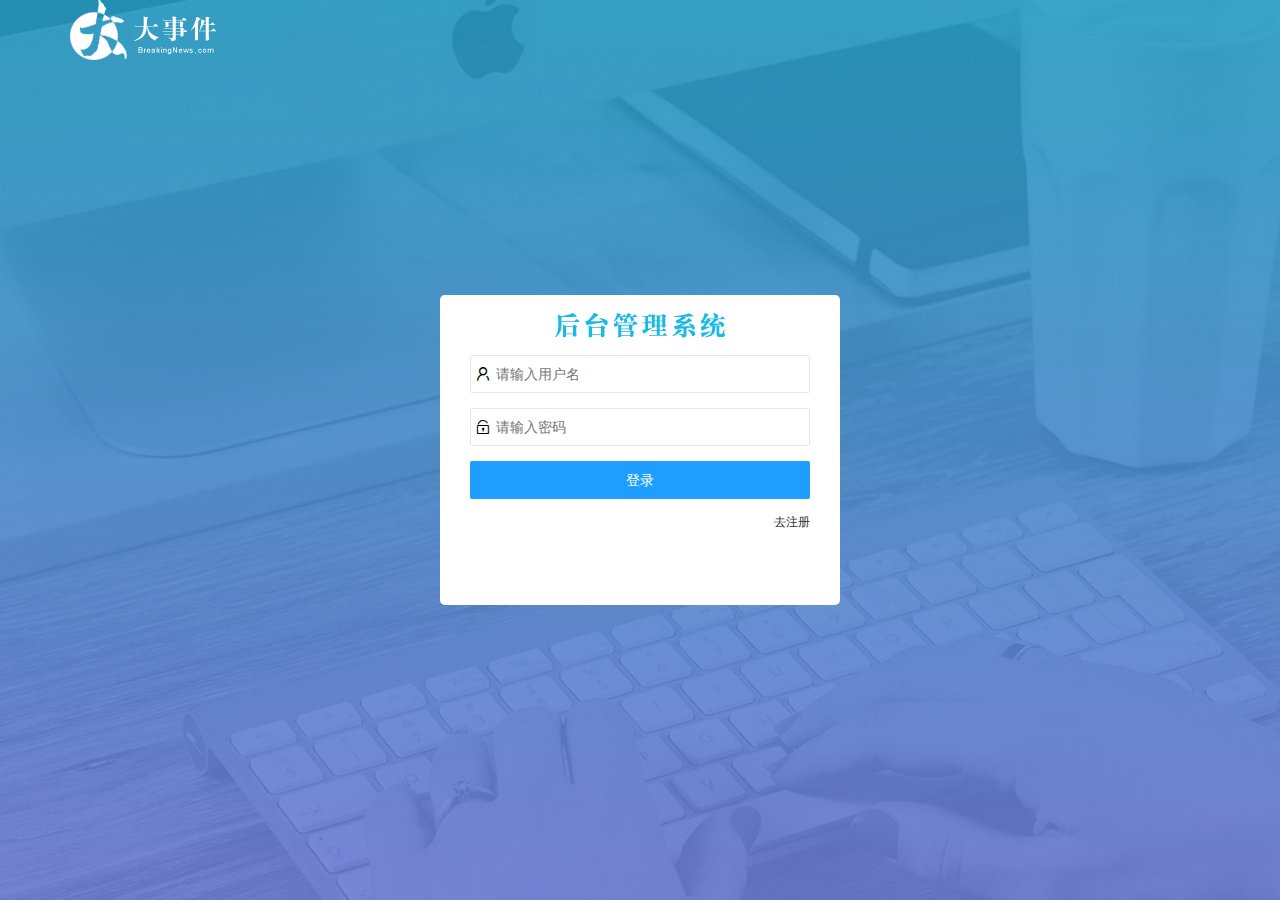
<file: login.html>
<!DOCTYPE html>
<html lang="en">

<head>
    <meta charset="UTF-8">
    <meta name="viewport" content="width=device-width, initial-scale=1.0">
    <title>注册登录</title>
    <link rel="stylesheet" href="/assets/lib/layui/css/layui.css">
    <link rel="stylesheet" href="/assets/css/login.css">
    <script src="./assets/lib/layui/layui.all.js"></script>
</head>

<body>

    <div class="layui-main">
        <img src="/assets/images/logo.png" alt="">
    </div>
    <div class="loginReg_Box">
        <div class="title_box">
        </div>

        <!-- 登录 -->
        <form class="login_form layui-form" action="" id="login_form">
            <div class="layui-form-item">
                <i class="layui-icon layui-icon-username"></i>
                <input type="text" name="username" required lay-verify="required" placeholder="请输入用户名"
                    autocomplete="off" class="layui-input">
            </div>
            <div class="layui-form-item">
                <i class="layui-icon layui-icon-password"></i>
                <input type="password" name="password" required lay-verify="required|pwd" placeholder="请输入密码"
                    autocomplete="off" class="layui-input">
            </div>
            <div class="layui-form-item">
                <button class="layui-btn  layui-btn-fluid layui-btn-normal" lay-submit>登录</button>
            </div>
            <div class="layui-form-item links">
                <a href="javascript:;" id="toReg">去注册</a>
            </div>

        </form>

        <!-- 注册 -->
        <form class="reg_form layui-form" action="" id="reg_form">
            <div class="layui-form-item">
                <i class="layui-icon layui-icon-username"></i>
                <input type="text" name="username" required lay-verify="required" placeholder="请输入用户名"
                    autocomplete="off" class="layui-input">
            </div>


            <div class="layui-form-item">
                <i class="layui-icon layui-icon-password"></i>
                <input type="password" name="password" required lay-verify="required|pwd" placeholder="请输入密码"
                    autocomplete="off" class="layui-input">
            </div>
            <div class="layui-form-item">
                <i class="layui-icon layui-icon-password"></i>
                <input type="password" name="repassword" required lay-verify="required|pwd|repwd" placeholder="再次确认密码"
                    autocomplete="off" class="layui-input">
            </div>


            <div class="layui-form-item">
                <button class="layui-btn  layui-btn-fluid layui-btn-normal" lay-submit>注册</button>
            </div>
            <div class="layui-form-item links">
                <a href="javascript:;" id="toLogin">去登录</a>
            </div>

        </form>
    </div>

    <script src="/assets/lib/jquery.js"></script>
    <script src="./assets/js/ajaxPrefilter.js"></script>
    <script src="./assets/js/login.js"></script>
</body>

</html>
</file>
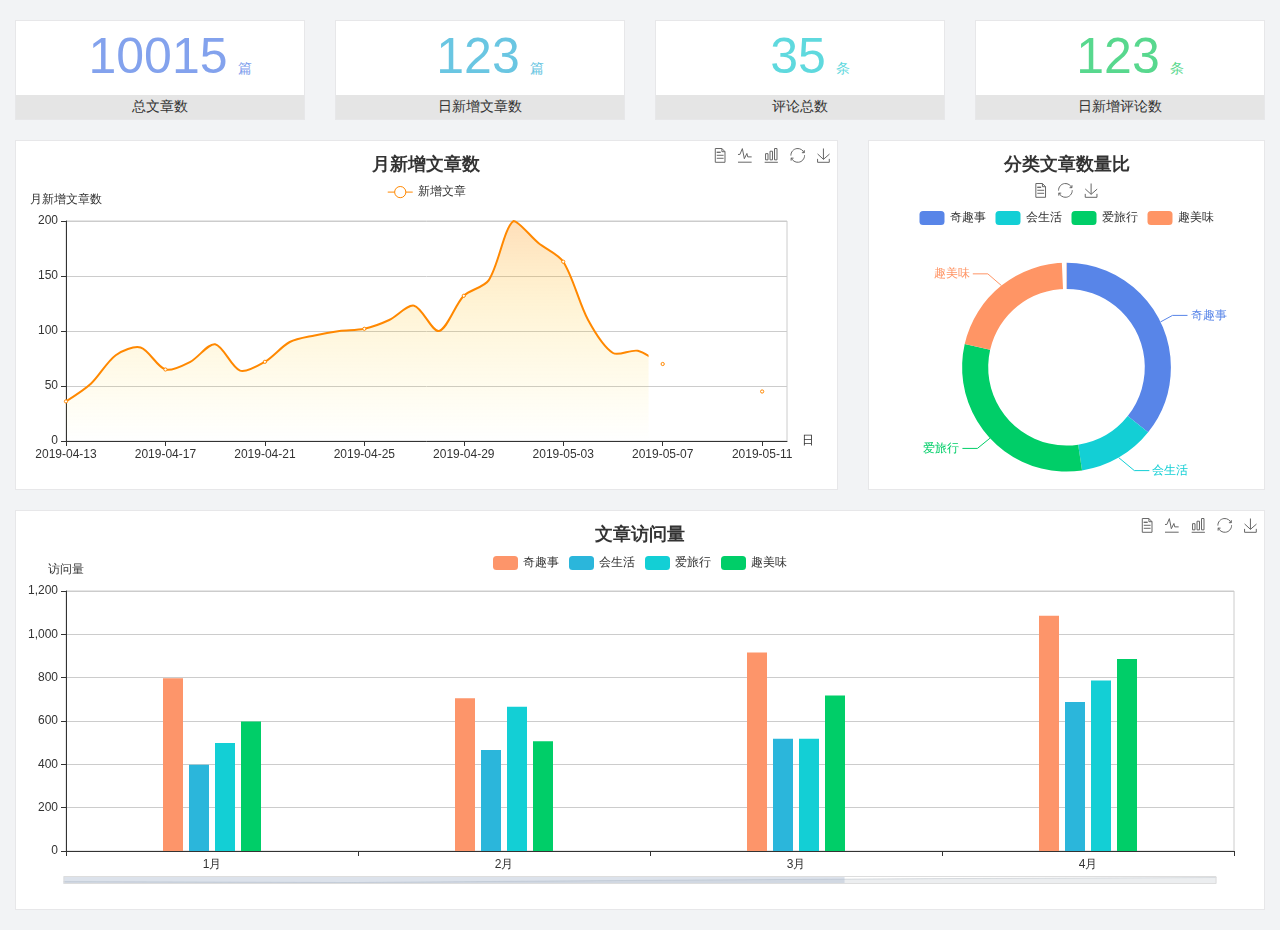
<file: home/dashboard.html>
<!DOCTYPE html>
<html lang="en">

<head>
  <meta charset="UTF-8">
  <meta name="viewport" content="width=device-width, initial-scale=1.0">
  <meta http-equiv="X-UA-Compatible" content="ie=edge">
  <title>图表统计</title>
  <link rel="stylesheet" href="../../assets/lib/bootstrap.css" />
  <link rel="stylesheet" href="../../assets/lib/main.css" />
  <script src="../../assets/lib/jquery.js"></script>
  <script type="text/javascript" src="../../assets/lib/echarts.min.js"></script>
</head>

<body>
  <div class="container-fluid">
    <div class="row spannel_list">
      <div class="col-sm-3 col-xs-6">
        <div class="spannel">
          <em>10015</em><span>篇</span>
          <b>总文章数</b>
        </div>
      </div>
      <div class="col-sm-3 col-xs-6">
        <div class="spannel scolor01">
          <em>123</em><span>篇</span>
          <b>日新增文章数</b>
        </div>
      </div>
      <div class="col-sm-3 col-xs-6">
        <div class="spannel scolor02">
          <em>35</em><span>条</span>
          <b>评论总数</b>
        </div>
      </div>
      <div class="col-sm-3 col-xs-6">
        <div class="spannel scolor03">
          <em>123</em><span>条</span>
          <b>日新增评论数</b>
        </div>
      </div>
    </div>
  </div>

  <div class="container-fluid">
    <div class="row curve-pie">
      <div class="col-lg-8 col-md-8">
        <div class="gragh_pannel" id="curve_show"></div>
      </div>
      <div class="col-lg-4 col-md-4">
        <div class="gragh_pannel" id="pie_show"></div>
      </div>
    </div>
  </div>

  <div class="container-fluid">
    <div class="column_pannel" id="column_show"></div>
  </div>

  <script>
    var oChart = echarts.init(document.getElementById('curve_show'));
    var aList_all = [
      { 'count': 36, 'date': '2019-04-13' },
      { 'count': 52, 'date': '2019-04-14' },
      { 'count': 78, 'date': '2019-04-15' },
      { 'count': 85, 'date': '2019-04-16' },
      { 'count': 65, 'date': '2019-04-17' },
      { 'count': 72, 'date': '2019-04-18' },
      { 'count': 88, 'date': '2019-04-19' },
      { 'count': 64, 'date': '2019-04-20' },
      { 'count': 72, 'date': '2019-04-21' },
      { 'count': 90, 'date': '2019-04-22' },
      { 'count': 96, 'date': '2019-04-23' },
      { 'count': 100, 'date': '2019-04-24' },
      { 'count': 102, 'date': '2019-04-25' },
      { 'count': 110, 'date': '2019-04-26' },
      { 'count': 123, 'date': '2019-04-27' },
      { 'count': 100, 'date': '2019-04-28' },
      { 'count': 132, 'date': '2019-04-29' },
      { 'count': 146, 'date': '2019-04-30' },
      { 'count': 200, 'date': '2019-05-01' },
      { 'count': 180, 'date': '2019-05-02' },
      { 'count': 163, 'date': '2019-05-03' },
      { 'count': 110, 'date': '2019-05-04' },
      { 'count': 80, 'date': '2019-05-05' },
      { 'count': 82, 'date': '2019-05-06' },
      { 'count': 70, 'date': '2019-05-07' },
      { 'count': 65, 'date': '2019-05-08' },
      { 'count': 54, 'date': '2019-05-09' },
      { 'count': 40, 'date': '2019-05-10' },
      { 'count': 45, 'date': '2019-05-11' },
      { 'count': 38, 'date': '2019-05-12' },
    ];

    let aCount = [];
    let aDate = [];

    for (var i = 0; i < aList_all.length; i++) {
      aCount.push(aList_all[i].count);
      aDate.push(aList_all[i].date);
    }

    var chartopt = {
      title: {
        text: '月新增文章数',
        left: 'center',
        top: '10'
      },
      tooltip: {
        trigger: 'axis'
      },
      legend: {
        data: ['新增文章'],
        top: '40'
      },
      toolbox: {
        show: true,
        feature: {
          mark: { show: true },
          dataView: { show: true, readOnly: false },
          magicType: { show: true, type: ['line', 'bar'] },
          restore: { show: true },
          saveAsImage: { show: true }
        }
      },
      calculable: true,
      xAxis: [
        {
          name: '日',
          type: 'category',
          boundaryGap: false,
          data: aDate
        }
      ],
      yAxis: [
        {
          name: '月新增文章数',
          type: 'value'
        }
      ],
      series: [
        {
          name: '新增文章',
          type: 'line',
          smooth: true,
          itemStyle: { normal: { areaStyle: { type: 'default' }, color: '#f80' }, lineStyle: { color: '#f80' } },
          data: aCount
        }],
      areaStyle: {
        normal: {
          color: new echarts.graphic.LinearGradient(0, 0, 0, 1, [{
            offset: 0,
            color: 'rgba(255,136,0,0.39)'
          }, {
            offset: .34,
            color: 'rgba(255,180,0,0.25)'
          }, {
            offset: 1,
            color: 'rgba(255,222,0,0.00)'
          }])

        }
      },
      grid: {
        show: true,
        x: 50,
        x2: 50,
        y: 80,
        height: 220
      }
    };

    oChart.setOption(chartopt);


    var oPie = echarts.init(document.getElementById('pie_show'));
    var oPieopt =
    {
      title: {
        top: 10,
        text: '分类文章数量比',
        x: 'center'
      },
      tooltip: {
        trigger: 'item',
        formatter: "{a} <br/>{b} : {c} ({d}%)"
      },
      color: ['#5885e8', '#13cfd5', '#00ce68', '#ff9565'],
      legend: {
        x: 'center',
        top: 65,
        data: ['奇趣事', '会生活', '爱旅行', '趣美味']
      },
      toolbox: {
        show: true,
        x: 'center',
        top: 35,
        feature: {
          mark: { show: true },
          dataView: { show: true, readOnly: false },
          magicType: {
            show: true,
            type: ['pie', 'funnel'],
            option: {
              funnel: {
                x: '25%',
                width: '50%',
                funnelAlign: 'left',
                max: 1548
              }
            }
          },
          restore: { show: true },
          saveAsImage: { show: true }
        }
      },
      calculable: true,
      series: [
        {
          name: '访问来源',
          type: 'pie',
          radius: ['45%', '60%'],
          center: ['50%', '65%'],
          data: [
            { value: 300, name: '奇趣事' },
            { value: 100, name: '会生活' },
            { value: 260, name: '爱旅行' },
            { value: 180, name: '趣美味' }
          ]
        }
      ]
    };
    oPie.setOption(oPieopt);



    var oColumn = this.echarts.init(document.getElementById('column_show'));
    var oColumnopt =
    {
      title: {
        text: '文章访问量',
        left: 'center',
        top: '10'
      },
      tooltip: {
        trigger: 'axis'
      },
      legend: {
        data: ['奇趣事', '会生活', '爱旅行', '趣美味'],
        top: '40'
      },
      toolbox: {
        show: true,
        feature: {
          mark: { show: true },
          dataView: { show: true, readOnly: false },
          magicType: { show: true, type: ['line', 'bar'] },
          restore: { show: true },
          saveAsImage: { show: true }
        }
      },
      calculable: true,
      xAxis: [
        {
          type: 'category',
          data: ['1月', '2月', '3月', '4月', '5月']
        }
      ],
      yAxis: [
        {
          name: '访问量',
          type: 'value'
        }
      ],
      series: [
        {
          name: '奇趣事',
          type: 'bar',
          barWidth: 20,
          itemStyle: {
            normal: { areaStyle: { type: 'default' }, color: '#fd956a' }
          },
          data: [800, 708, 920, 1090, 1200]
        },
        {
          name: '会生活',
          type: 'bar',
          barWidth: 20,
          itemStyle: {
            normal: { areaStyle: { type: 'default' }, color: '#2bb6db' }
          },
          data: [400, 468, 520, 690, 800]
        },
        {
          name: '爱旅行',
          type: 'bar',
          barWidth: 20,
          itemStyle: {
            normal: { areaStyle: { type: 'default' }, color: '#13cfd5' }
          },
          data: [500, 668, 520, 790, 900]
        },
        {
          name: '趣美味',
          type: 'bar',
          barWidth: 20,
          itemStyle: {
            normal: { areaStyle: { type: 'default' }, color: '#00ce68' }
          },
          data: [600, 508, 720, 890, 1000]
        }
      ],
      grid: {
        show: true,
        x: 50,
        x2: 30,
        y: 80,
        height: 260
      },
      dataZoom: [//给x轴设置滚动条
        {
          start: 0,//默认为0
          end: 100 - 1000 / 31,//默认为100
          type: 'slider',
          show: true,
          xAxisIndex: [0],
          handleSize: 0,//滑动条的 左右2个滑动条的大小
          height: 8,//组件高度
          left: 45, //左边的距离
          right: 50,//右边的距离
          bottom: 26,//右边的距离
          handleColor: '#ddd',//h滑动图标的颜色
          handleStyle: {
            borderColor: "#cacaca",
            borderWidth: "1",
            shadowBlur: 2,
            background: "#ddd",
            shadowColor: "#ddd",
          }
        }]
    };
    oColumn.setOption(oColumnopt);
  </script>
</body>

</html>
</file>
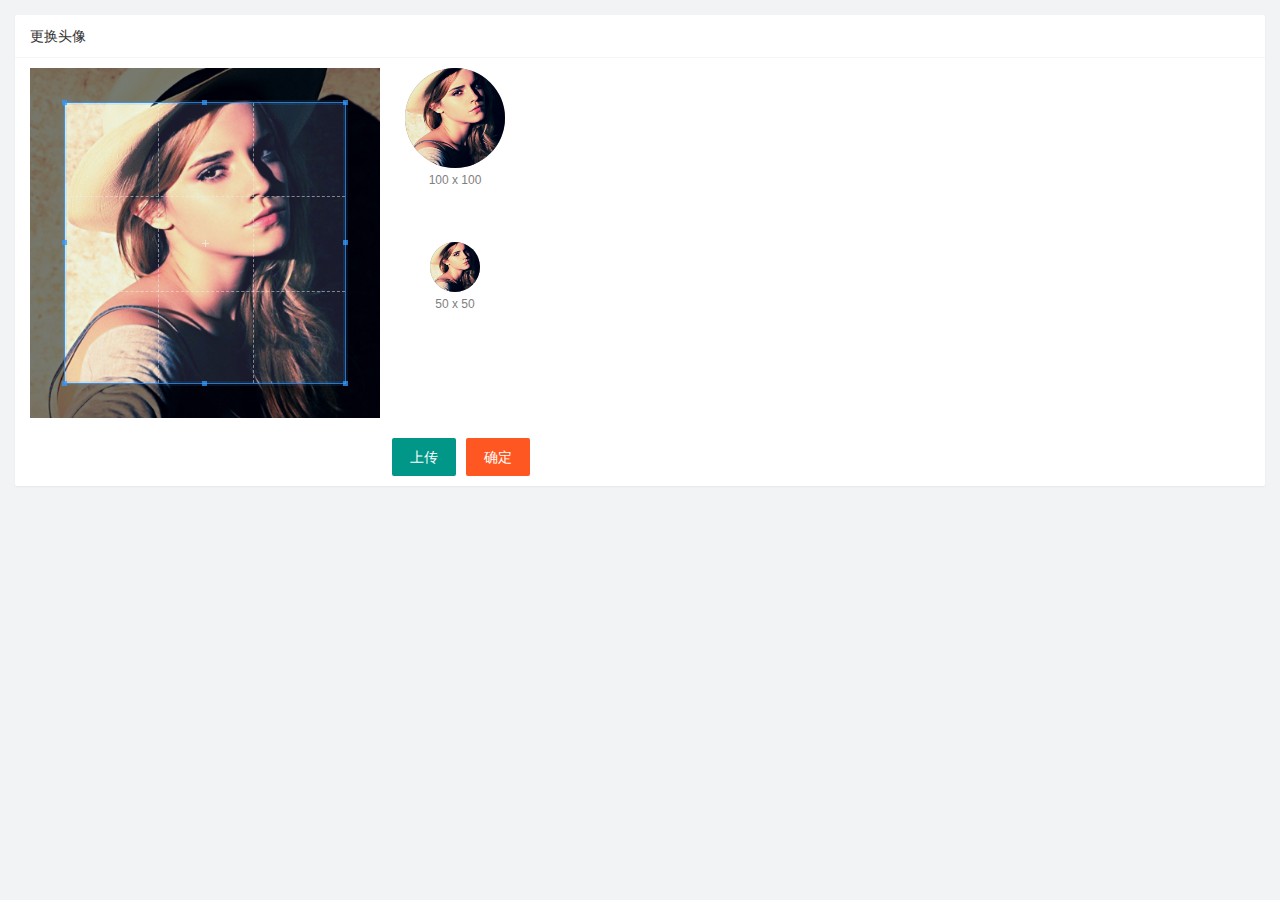
<file: user/user_avatar.html>
<!DOCTYPE html>
<html lang="en">

<head>
    <meta charset="UTF-8">
    <meta name="viewport" content="width=device-width, initial-scale=1.0">
    <title>Document</title>
    <link rel="stylesheet" href="/assets/lib/layui/css/layui.css">
    <link rel="stylesheet" href="/assets/lib/cropper/cropper.css" />
    <link rel="stylesheet" href="../assets/css/user/user_avatar.css">
</head>

<body>
    <div class="layui-card">
        <div class="layui-card-header">更换头像</div>
        <div class="layui-card-body">
            <!-- 第一行的图片裁剪和预览区域 -->
            <div class="row1">
                <!-- 图片裁剪区域 -->
                <div class="cropper-box">
                    <!-- 这个 img 标签很重要，将来会把它初始化为裁剪区域 -->
                    <img id="image" src="/assets/images/sample.jpg" />
                </div>
                <!-- 图片的预览区域 -->
                <div class="preview-box">
                    <div>
                        <!-- 宽高为 100px 的预览区域 -->
                        <div class="img-preview w100"></div>
                        <p class="size">100 x 100</p>
                    </div>
                    <div>
                        <!-- 宽高为 50px 的预览区域 -->
                        <div class="img-preview w50"></div>
                        <p class="size">50 x 50</p>
                    </div>
                </div>
            </div>

            <!-- 第二行的按钮区域 -->
            <div class="row2">


                <!-- 添加一个文件上传 -->
                <!-- 规定上传文件的类型 -->
                <input type="file" id="files" accept="image/png,image/jpeg">
                <button type="button" class="layui-btn" id="changeImageBtn">上传</button>
                <button type="button" class="layui-btn layui-btn-danger" id="loadImageBtn">确定</button>
            </div>
        </div>
    </div>
    <script src="../assets/lib/layui/layui.all.js"></script>
    <script src="/assets/lib/jquery.js"></script>
    <script src="/assets/lib/cropper/Cropper.js"></script>
    <script src="/assets/lib/cropper/jquery-cropper.js"></script>
    <script src="../assets/js/ajaxPrefilter.js"></script>
    <script src="/assets/js/user/user_avatar.js"></script>
</body>

</html>
</file>
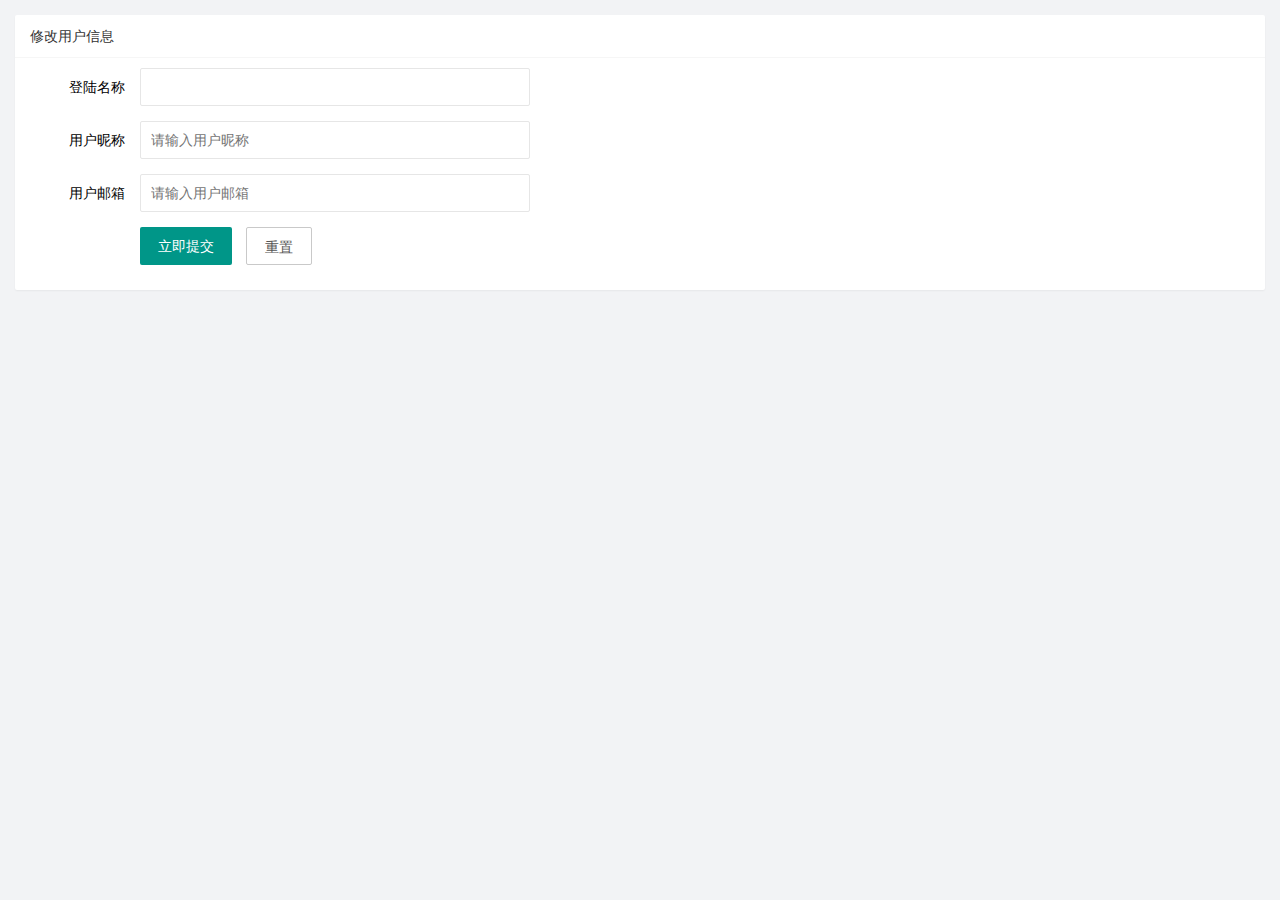
<file: user/user_info.html>
<!DOCTYPE html>
<html lang="en">

<head>
    <meta charset="UTF-8">
    <meta name="viewport" content="width=device-width, initial-scale=1.0">
    <title>Document</title>
    <link rel="stylesheet" href="../assets/lib/layui/css/layui.css">
    <link rel="stylesheet" href="../assets/css/user/user_info.css">
</head>

<body>
    <div class="layui-card">
        <div class="layui-card-header">修改用户信息</div>
        <div class="layui-card-body">
            <form class="layui-form" lay-filter="formUserInfo">
                <div class="layui-form-item">
                    <label class="layui-form-label">登陆名称</label>
                    <div class="layui-input-block">


                        <!-- 输入框的name属性需要设置，需要与返回参数的名字相同 -->
                        <!-- form.val方法可以为表单赋值，包括隐藏域 -->
                        <input type="hidden" name="id">
                        <input type="text" name="username" required lay-verify="required" autocomplete="off"
                            class="layui-input" disabled>
                    </div>
                </div>
                <div class="layui-form-item">
                    <label class="layui-form-label">用户昵称</label>
                    <div class="layui-input-block">
                        <input type="text" name="nickname" required lay-verify="required|nickname" placeholder="请输入用户昵称"
                            autocomplete="off" class="layui-input">
                    </div>
                </div>
                <div class="layui-form-item">
                    <label class="layui-form-label">用户邮箱</label>
                    <div class="layui-input-block">
                        <input type="text" name="email" required lay-verify="required" placeholder="请输入用户邮箱"
                            autocomplete="off" class="layui-input">
                    </div>
                </div>
                <div class="layui-form-item">
                    <div class="layui-input-block">
                        <button class="layui-btn" lay-submit lay-filter="formDemo">立即提交</button>
                        <button type="reset" class="layui-btn layui-btn-primary">重置</button>
                    </div>
                </div>
            </form>
        </div>
    </div>
    <script src="../assets/lib/layui/layui.all.js"></script>
    <script src="../assets/lib/jquery.js"></script>
    <script src="../assets/js/ajaxPrefilter.js"></script>
    <script src="../assets/js/user/user_info.js"></script>
</body>

</html>
</file>
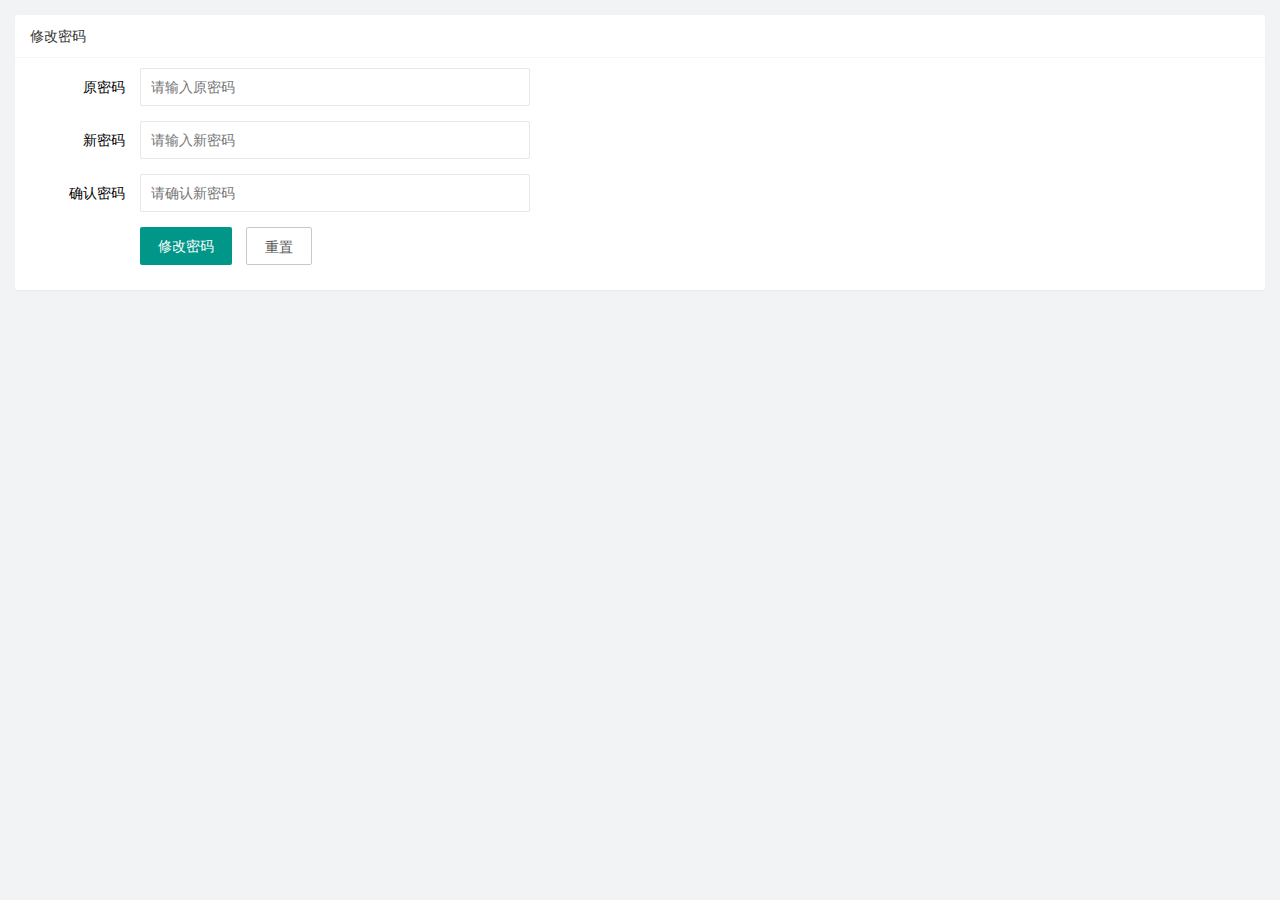
<file: user/user_pwd.html>
<!DOCTYPE html>
<html lang="en">

<head>
    <meta charset="UTF-8">
    <meta name="viewport" content="width=device-width, initial-scale=1.0">
    <title>Document</title>
    <link rel="stylesheet" href="../assets/lib/layui/css/layui.css">
    <link rel="stylesheet" href="../assets/css/user/user_pwd.css">
</head>

<body>
    <div class="layui-card">
        <div class="layui-card-header">修改密码</div>
        <div class="layui-card-body">
            <form class="layui-form">
                <div class="layui-form-item">
                    <label class="layui-form-label">原密码</label>
                    <div class="layui-input-block">
                        <input type="password" name="oldPwd" required lay-verify="required|pwd" placeholder="请输入原密码 "autocomplete="off"
                            class="layui-input">
                    </div>
                </div>
                <div class="layui-form-item">
                    <label class="layui-form-label">新密码</label>
                    <div class="layui-input-block">
                        <input type="password" name="newPwd" required lay-verify="required|pwd|samePwd" placeholder="请输入新密码"
                            autocomplete="off" class="layui-input">
                    </div>
                </div>
                <div class="layui-form-item">
                    <label class="layui-form-label">确认密码</label>
                    <div class="layui-input-block">
                        <input type="password" name="rePwd" required lay-verify="required|pwd|samePwd|rePwd" placeholder="请确认新密码"
                            autocomplete="off" class="layui-input">
                    </div>
                </div>
                <div class="layui-form-item">
                    <div class="layui-input-block">
                        <button class="layui-btn" lay-submit lay-filter="formDemo">修改密码</button>
                        <button type="reset" class="layui-btn layui-btn-primary">重置</button>
                    </div>
                </div>
            </form>
        </div>
    </div>
    <script src="../assets/lib/layui/layui.all.js"></script>
    <script src="../assets/lib/jquery.js"></script>
    <script src="../assets/js/ajaxPrefilter.js"></script>
    <script src="../assets/js/user/user_pwd.js"></script>
</body>

</html>
</file>
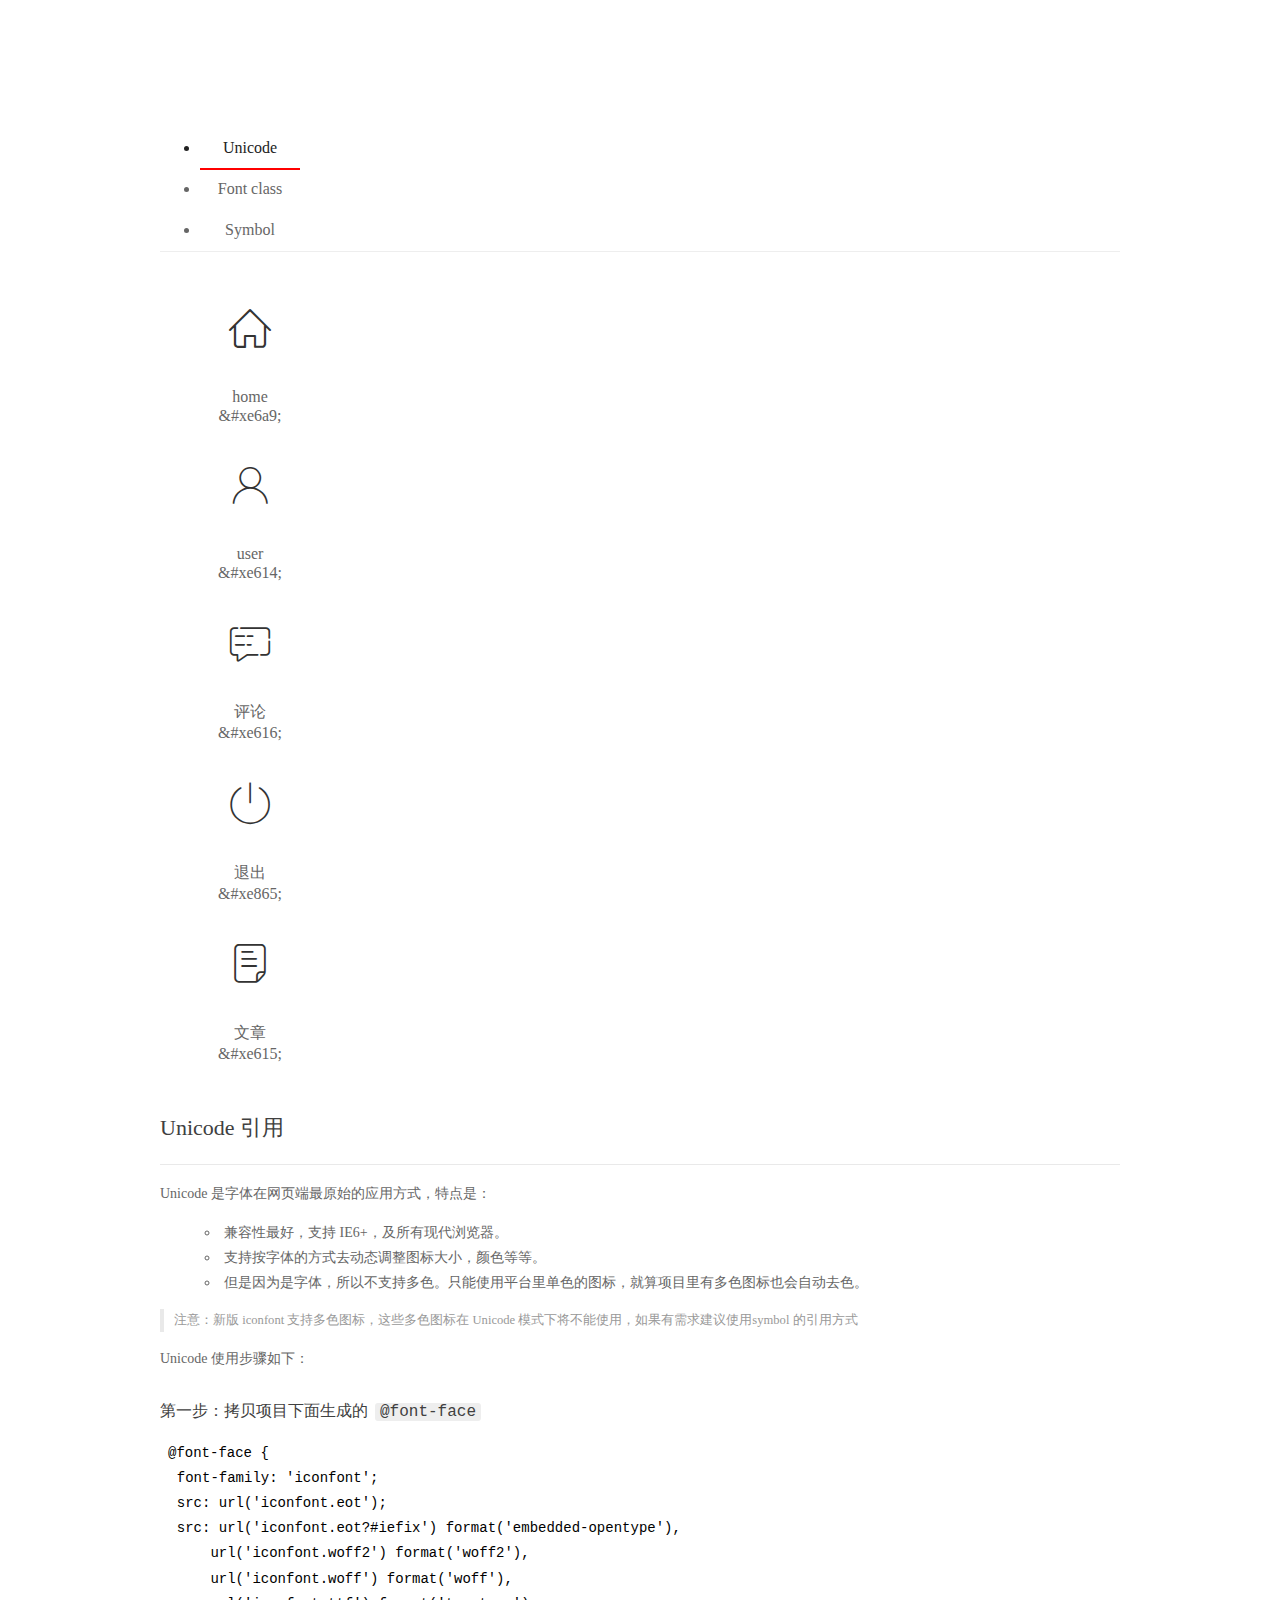
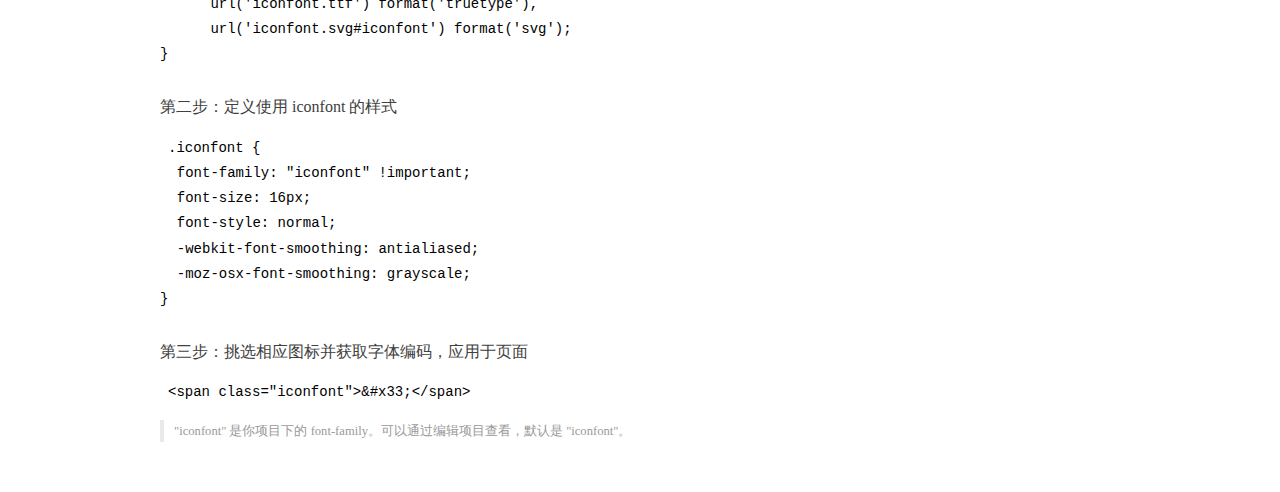
<file: assets/fonts/demo_index.html>
<!DOCTYPE html>
<html>
<head>
  <meta charset="utf-8"/>
  <title>IconFont Demo</title>
  <link rel="shortcut icon" href="https://gtms04.alicdn.com/tps/i4/TB1_oz6GVXXXXaFXpXXJDFnIXXX-64-64.ico" type="image/x-icon"/>
  <link rel="stylesheet" href="https://g.alicdn.com/thx/cube/1.3.2/cube.min.css">
  <link rel="stylesheet" href="demo.css">
  <link rel="stylesheet" href="iconfont.css">
  <script src="iconfont.js"></script>
  <!-- jQuery -->
  <script src="https://a1.alicdn.com/oss/uploads/2018/12/26/7bfddb60-08e8-11e9-9b04-53e73bb6408b.js"></script>
  <!-- 代码高亮 -->
  <script src="https://a1.alicdn.com/oss/uploads/2018/12/26/a3f714d0-08e6-11e9-8a15-ebf944d7534c.js"></script>
</head>
<body>
  <div class="main">
    <h1 class="logo"><a href="https://www.iconfont.cn/" title="iconfont 首页" target="_blank">&#xe86b;</a></h1>
    <div class="nav-tabs">
      <ul id="tabs" class="dib-box">
        <li class="dib active"><span>Unicode</span></li>
        <li class="dib"><span>Font class</span></li>
        <li class="dib"><span>Symbol</span></li>
      </ul>
      
    </div>
    <div class="tab-container">
      <div class="content unicode" style="display: block;">
          <ul class="icon_lists dib-box">
          
            <li class="dib">
              <span class="icon iconfont">&#xe6a9;</span>
                <div class="name">home</div>
                <div class="code-name">&amp;#xe6a9;</div>
              </li>
          
            <li class="dib">
              <span class="icon iconfont">&#xe614;</span>
                <div class="name">user</div>
                <div class="code-name">&amp;#xe614;</div>
              </li>
          
            <li class="dib">
              <span class="icon iconfont">&#xe616;</span>
                <div class="name">评论</div>
                <div class="code-name">&amp;#xe616;</div>
              </li>
          
            <li class="dib">
              <span class="icon iconfont">&#xe865;</span>
                <div class="name">退出</div>
                <div class="code-name">&amp;#xe865;</div>
              </li>
          
            <li class="dib">
              <span class="icon iconfont">&#xe615;</span>
                <div class="name">文章</div>
                <div class="code-name">&amp;#xe615;</div>
              </li>
          
          </ul>
          <div class="article markdown">
          <h2 id="unicode-">Unicode 引用</h2>
          <hr>

          <p>Unicode 是字体在网页端最原始的应用方式，特点是：</p>
          <ul>
            <li>兼容性最好，支持 IE6+，及所有现代浏览器。</li>
            <li>支持按字体的方式去动态调整图标大小，颜色等等。</li>
            <li>但是因为是字体，所以不支持多色。只能使用平台里单色的图标，就算项目里有多色图标也会自动去色。</li>
          </ul>
          <blockquote>
            <p>注意：新版 iconfont 支持多色图标，这些多色图标在 Unicode 模式下将不能使用，如果有需求建议使用symbol 的引用方式</p>
          </blockquote>
          <p>Unicode 使用步骤如下：</p>
          <h3 id="-font-face">第一步：拷贝项目下面生成的 <code>@font-face</code></h3>
<pre><code class="language-css"
>@font-face {
  font-family: 'iconfont';
  src: url('iconfont.eot');
  src: url('iconfont.eot?#iefix') format('embedded-opentype'),
      url('iconfont.woff2') format('woff2'),
      url('iconfont.woff') format('woff'),
      url('iconfont.ttf') format('truetype'),
      url('iconfont.svg#iconfont') format('svg');
}
</code></pre>
          <h3 id="-iconfont-">第二步：定义使用 iconfont 的样式</h3>
<pre><code class="language-css"
>.iconfont {
  font-family: "iconfont" !important;
  font-size: 16px;
  font-style: normal;
  -webkit-font-smoothing: antialiased;
  -moz-osx-font-smoothing: grayscale;
}
</code></pre>
          <h3 id="-">第三步：挑选相应图标并获取字体编码，应用于页面</h3>
<pre>
<code class="language-html"
>&lt;span class="iconfont"&gt;&amp;#x33;&lt;/span&gt;
</code></pre>
          <blockquote>
            <p>"iconfont" 是你项目下的 font-family。可以通过编辑项目查看，默认是 "iconfont"。</p>
          </blockquote>
          </div>
      </div>
      <div class="content font-class">
        <ul class="icon_lists dib-box">
          
          <li class="dib">
            <span class="icon iconfont icon-home"></span>
            <div class="name">
              home
            </div>
            <div class="code-name">.icon-home
            </div>
          </li>
          
          <li class="dib">
            <span class="icon iconfont icon-user"></span>
            <div class="name">
              user
            </div>
            <div class="code-name">.icon-user
            </div>
          </li>
          
          <li class="dib">
            <span class="icon iconfont icon-pinglun"></span>
            <div class="name">
              评论
            </div>
            <div class="code-name">.icon-pinglun
            </div>
          </li>
          
          <li class="dib">
            <span class="icon iconfont icon-tuichu"></span>
            <div class="name">
              退出
            </div>
            <div class="code-name">.icon-tuichu
            </div>
          </li>
          
          <li class="dib">
            <span class="icon iconfont icon-16"></span>
            <div class="name">
              文章
            </div>
            <div class="code-name">.icon-16
            </div>
          </li>
          
        </ul>
        <div class="article markdown">
        <h2 id="font-class-">font-class 引用</h2>
        <hr>

        <p>font-class 是 Unicode 使用方式的一种变种，主要是解决 Unicode 书写不直观，语意不明确的问题。</p>
        <p>与 Unicode 使用方式相比，具有如下特点：</p>
        <ul>
          <li>兼容性良好，支持 IE8+，及所有现代浏览器。</li>
          <li>相比于 Unicode 语意明确，书写更直观。可以很容易分辨这个 icon 是什么。</li>
          <li>因为使用 class 来定义图标，所以当要替换图标时，只需要修改 class 里面的 Unicode 引用。</li>
          <li>不过因为本质上还是使用的字体，所以多色图标还是不支持的。</li>
        </ul>
        <p>使用步骤如下：</p>
        <h3 id="-fontclass-">第一步：引入项目下面生成的 fontclass 代码：</h3>
<pre><code class="language-html">&lt;link rel="stylesheet" href="./iconfont.css"&gt;
</code></pre>
        <h3 id="-">第二步：挑选相应图标并获取类名，应用于页面：</h3>
<pre><code class="language-html">&lt;span class="iconfont icon-xxx"&gt;&lt;/span&gt;
</code></pre>
        <blockquote>
          <p>"
            iconfont" 是你项目下的 font-family。可以通过编辑项目查看，默认是 "iconfont"。</p>
        </blockquote>
      </div>
      </div>
      <div class="content symbol">
          <ul class="icon_lists dib-box">
          
            <li class="dib">
                <svg class="icon svg-icon" aria-hidden="true">
                  <use xlink:href="#icon-home"></use>
                </svg>
                <div class="name">home</div>
                <div class="code-name">#icon-home</div>
            </li>
          
            <li class="dib">
                <svg class="icon svg-icon" aria-hidden="true">
                  <use xlink:href="#icon-user"></use>
                </svg>
                <div class="name">user</div>
                <div class="code-name">#icon-user</div>
            </li>
          
            <li class="dib">
                <svg class="icon svg-icon" aria-hidden="true">
                  <use xlink:href="#icon-pinglun"></use>
                </svg>
                <div class="name">评论</div>
                <div class="code-name">#icon-pinglun</div>
            </li>
          
            <li class="dib">
                <svg class="icon svg-icon" aria-hidden="true">
                  <use xlink:href="#icon-tuichu"></use>
                </svg>
                <div class="name">退出</div>
                <div class="code-name">#icon-tuichu</div>
            </li>
          
            <li class="dib">
                <svg class="icon svg-icon" aria-hidden="true">
                  <use xlink:href="#icon-16"></use>
                </svg>
                <div class="name">文章</div>
                <div class="code-name">#icon-16</div>
            </li>
          
          </ul>
          <div class="article markdown">
          <h2 id="symbol-">Symbol 引用</h2>
          <hr>

          <p>这是一种全新的使用方式，应该说这才是未来的主流，也是平台目前推荐的用法。相关介绍可以参考这篇<a href="">文章</a>
            这种用法其实是做了一个 SVG 的集合，与另外两种相比具有如下特点：</p>
          <ul>
            <li>支持多色图标了，不再受单色限制。</li>
            <li>通过一些技巧，支持像字体那样，通过 <code>font-size</code>, <code>color</code> 来调整样式。</li>
            <li>兼容性较差，支持 IE9+，及现代浏览器。</li>
            <li>浏览器渲染 SVG 的性能一般，还不如 png。</li>
          </ul>
          <p>使用步骤如下：</p>
          <h3 id="-symbol-">第一步：引入项目下面生成的 symbol 代码：</h3>
<pre><code class="language-html">&lt;script src="./iconfont.js"&gt;&lt;/script&gt;
</code></pre>
          <h3 id="-css-">第二步：加入通用 CSS 代码（引入一次就行）：</h3>
<pre><code class="language-html">&lt;style&gt;
.icon {
  width: 1em;
  height: 1em;
  vertical-align: -0.15em;
  fill: currentColor;
  overflow: hidden;
}
&lt;/style&gt;
</code></pre>
          <h3 id="-">第三步：挑选相应图标并获取类名，应用于页面：</h3>
<pre><code class="language-html">&lt;svg class="icon" aria-hidden="true"&gt;
  &lt;use xlink:href="#icon-xxx"&gt;&lt;/use&gt;
&lt;/svg&gt;
</code></pre>
          </div>
      </div>

    </div>
  </div>
  <script>
  $(document).ready(function () {
      $('.tab-container .content:first').show()

      $('#tabs li').click(function (e) {
        var tabContent = $('.tab-container .content')
        var index = $(this).index()

        if ($(this).hasClass('active')) {
          return
        } else {
          $('#tabs li').removeClass('active')
          $(this).addClass('active')

          tabContent.hide().eq(index).fadeIn()
        }
      })
    })
  </script>
</body>
</html>
</file>
<file: assets/lib/layui/css/layui.css>
/** layui-v2.5.5 MIT License By https://www.layui.com */
 .layui-inline,img{display:inline-block;vertical-align:middle}h1,h2,h3,h4,h5,h6{font-weight:400}.layui-edge,.layui-header,.layui-inline,.layui-main{position:relative}.layui-body,.layui-edge,.layui-elip{overflow:hidden}.layui-btn,.layui-edge,.layui-inline,img{vertical-align:middle}.layui-btn,.layui-disabled,.layui-icon,.layui-unselect{-moz-user-select:none;-webkit-user-select:none;-ms-user-select:none}.layui-elip,.layui-form-checkbox span,.layui-form-pane .layui-form-label{text-overflow:ellipsis;white-space:nowrap}.layui-breadcrumb,.layui-tree-btnGroup{visibility:hidden}blockquote,body,button,dd,div,dl,dt,form,h1,h2,h3,h4,h5,h6,input,li,ol,p,pre,td,textarea,th,ul{margin:0;padding:0;-webkit-tap-highlight-color:rgba(0,0,0,0)}a:active,a:hover{outline:0}img{border:none}li{list-style:none}table{border-collapse:collapse;border-spacing:0}h4,h5,h6{font-size:100%}button,input,optgroup,option,select,textarea{font-family:inherit;font-size:inherit;font-style:inherit;font-weight:inherit;outline:0}pre{white-space:pre-wrap;white-space:-moz-pre-wrap;white-space:-pre-wrap;white-space:-o-pre-wrap;word-wrap:break-word}body{line-height:24px;font:14px Helvetica Neue,Helvetica,PingFang SC,Tahoma,Arial,sans-serif}hr{height:1px;margin:10px 0;border:0;clear:both}a{color:#333;text-decoration:none}a:hover{color:#777}a cite{font-style:normal;*cursor:pointer}.layui-border-box,.layui-border-box *{box-sizing:border-box}.layui-box,.layui-box *{box-sizing:content-box}.layui-clear{clear:both;*zoom:1}.layui-clear:after{content:'\20';clear:both;*zoom:1;display:block;height:0}.layui-inline{*display:inline;*zoom:1}.layui-edge{display:inline-block;width:0;height:0;border-width:6px;border-style:dashed;border-color:transparent}.layui-edge-top{top:-4px;border-bottom-color:#999;border-bottom-style:solid}.layui-edge-right{border-left-color:#999;border-left-style:solid}.layui-edge-bottom{top:2px;border-top-color:#999;border-top-style:solid}.layui-edge-left{border-right-color:#999;border-right-style:solid}.layui-disabled,.layui-disabled:hover{color:#d2d2d2!important;cursor:not-allowed!important}.layui-circle{border-radius:100%}.layui-show{display:block!important}.layui-hide{display:none!important}@font-face{font-family:layui-icon;src:url(../font/iconfont.eot?v=250);src:url(../font/iconfont.eot?v=250#iefix) format('embedded-opentype'),url(../font/iconfont.woff2?v=250) format('woff2'),url(../font/iconfont.woff?v=250) format('woff'),url(../font/iconfont.ttf?v=250) format('truetype'),url(../font/iconfont.svg?v=250#layui-icon) format('svg')}.layui-icon{font-family:layui-icon!important;font-size:16px;font-style:normal;-webkit-font-smoothing:antialiased;-moz-osx-font-smoothing:grayscale}.layui-icon-reply-fill:before{content:"\e611"}.layui-icon-set-fill:before{content:"\e614"}.layui-icon-menu-fill:before{content:"\e60f"}.layui-icon-search:before{content:"\e615"}.layui-icon-share:before{content:"\e641"}.layui-icon-set-sm:before{content:"\e620"}.layui-icon-engine:before{content:"\e628"}.layui-icon-close:before{content:"\1006"}.layui-icon-close-fill:before{content:"\1007"}.layui-icon-chart-screen:before{content:"\e629"}.layui-icon-star:before{content:"\e600"}.layui-icon-circle-dot:before{content:"\e617"}.layui-icon-chat:before{content:"\e606"}.layui-icon-release:before{content:"\e609"}.layui-icon-list:before{content:"\e60a"}.layui-icon-chart:before{content:"\e62c"}.layui-icon-ok-circle:before{content:"\1005"}.layui-icon-layim-theme:before{content:"\e61b"}.layui-icon-table:before{content:"\e62d"}.layui-icon-right:before{content:"\e602"}.layui-icon-left:before{content:"\e603"}.layui-icon-cart-simple:before{content:"\e698"}.layui-icon-face-cry:before{content:"\e69c"}.layui-icon-face-smile:before{content:"\e6af"}.layui-icon-survey:before{content:"\e6b2"}.layui-icon-tree:before{content:"\e62e"}.layui-icon-upload-circle:before{content:"\e62f"}.layui-icon-add-circle:before{content:"\e61f"}.layui-icon-download-circle:before{content:"\e601"}.layui-icon-templeate-1:before{content:"\e630"}.layui-icon-util:before{content:"\e631"}.layui-icon-face-surprised:before{content:"\e664"}.layui-icon-edit:before{content:"\e642"}.layui-icon-speaker:before{content:"\e645"}.layui-icon-down:before{content:"\e61a"}.layui-icon-file:before{content:"\e621"}.layui-icon-layouts:before{content:"\e632"}.layui-icon-rate-half:before{content:"\e6c9"}.layui-icon-add-circle-fine:before{content:"\e608"}.layui-icon-prev-circle:before{content:"\e633"}.layui-icon-read:before{content:"\e705"}.layui-icon-404:before{content:"\e61c"}.layui-icon-carousel:before{content:"\e634"}.layui-icon-help:before{content:"\e607"}.layui-icon-code-circle:before{content:"\e635"}.layui-icon-water:before{content:"\e636"}.layui-icon-username:before{content:"\e66f"}.layui-icon-find-fill:before{content:"\e670"}.layui-icon-about:before{content:"\e60b"}.layui-icon-location:before{content:"\e715"}.layui-icon-up:before{content:"\e619"}.layui-icon-pause:before{content:"\e651"}.layui-icon-date:before{content:"\e637"}.layui-icon-layim-uploadfile:before{content:"\e61d"}.layui-icon-delete:before{content:"\e640"}.layui-icon-play:before{content:"\e652"}.layui-icon-top:before{content:"\e604"}.layui-icon-friends:before{content:"\e612"}.layui-icon-refresh-3:before{content:"\e9aa"}.layui-icon-ok:before{content:"\e605"}.layui-icon-layer:before{content:"\e638"}.layui-icon-face-smile-fine:before{content:"\e60c"}.layui-icon-dollar:before{content:"\e659"}.layui-icon-group:before{content:"\e613"}.layui-icon-layim-download:before{content:"\e61e"}.layui-icon-picture-fine:before{content:"\e60d"}.layui-icon-link:before{content:"\e64c"}.layui-icon-diamond:before{content:"\e735"}.layui-icon-log:before{content:"\e60e"}.layui-icon-rate-solid:before{content:"\e67a"}.layui-icon-fonts-del:before{content:"\e64f"}.layui-icon-unlink:before{content:"\e64d"}.layui-icon-fonts-clear:before{content:"\e639"}.layui-icon-triangle-r:before{content:"\e623"}.layui-icon-circle:before{content:"\e63f"}.layui-icon-radio:before{content:"\e643"}.layui-icon-align-center:before{content:"\e647"}.layui-icon-align-right:before{content:"\e648"}.layui-icon-align-left:before{content:"\e649"}.layui-icon-loading-1:before{content:"\e63e"}.layui-icon-return:before{content:"\e65c"}.layui-icon-fonts-strong:before{content:"\e62b"}.layui-icon-upload:before{content:"\e67c"}.layui-icon-dialogue:before{content:"\e63a"}.layui-icon-video:before{content:"\e6ed"}.layui-icon-headset:before{content:"\e6fc"}.layui-icon-cellphone-fine:before{content:"\e63b"}.layui-icon-add-1:before{content:"\e654"}.layui-icon-face-smile-b:before{content:"\e650"}.layui-icon-fonts-html:before{content:"\e64b"}.layui-icon-form:before{content:"\e63c"}.layui-icon-cart:before{content:"\e657"}.layui-icon-camera-fill:before{content:"\e65d"}.layui-icon-tabs:before{content:"\e62a"}.layui-icon-fonts-code:before{content:"\e64e"}.layui-icon-fire:before{content:"\e756"}.layui-icon-set:before{content:"\e716"}.layui-icon-fonts-u:before{content:"\e646"}.layui-icon-triangle-d:before{content:"\e625"}.layui-icon-tips:before{content:"\e702"}.layui-icon-picture:before{content:"\e64a"}.layui-icon-more-vertical:before{content:"\e671"}.layui-icon-flag:before{content:"\e66c"}.layui-icon-loading:before{content:"\e63d"}.layui-icon-fonts-i:before{content:"\e644"}.layui-icon-refresh-1:before{content:"\e666"}.layui-icon-rmb:before{content:"\e65e"}.layui-icon-home:before{content:"\e68e"}.layui-icon-user:before{content:"\e770"}.layui-icon-notice:before{content:"\e667"}.layui-icon-login-weibo:before{content:"\e675"}.layui-icon-voice:before{content:"\e688"}.layui-icon-upload-drag:before{content:"\e681"}.layui-icon-login-qq:before{content:"\e676"}.layui-icon-snowflake:before{content:"\e6b1"}.layui-icon-file-b:before{content:"\e655"}.layui-icon-template:before{content:"\e663"}.layui-icon-auz:before{content:"\e672"}.layui-icon-console:before{content:"\e665"}.layui-icon-app:before{content:"\e653"}.layui-icon-prev:before{content:"\e65a"}.layui-icon-website:before{content:"\e7ae"}.layui-icon-next:before{content:"\e65b"}.layui-icon-component:before{content:"\e857"}.layui-icon-more:before{content:"\e65f"}.layui-icon-login-wechat:before{content:"\e677"}.layui-icon-shrink-right:before{content:"\e668"}.layui-icon-spread-left:before{content:"\e66b"}.layui-icon-camera:before{content:"\e660"}.layui-icon-note:before{content:"\e66e"}.layui-icon-refresh:before{content:"\e669"}.layui-icon-female:before{content:"\e661"}.layui-icon-male:before{content:"\e662"}.layui-icon-password:before{content:"\e673"}.layui-icon-senior:before{content:"\e674"}.layui-icon-theme:before{content:"\e66a"}.layui-icon-tread:before{content:"\e6c5"}.layui-icon-praise:before{content:"\e6c6"}.layui-icon-star-fill:before{content:"\e658"}.layui-icon-rate:before{content:"\e67b"}.layui-icon-template-1:before{content:"\e656"}.layui-icon-vercode:before{content:"\e679"}.layui-icon-cellphone:before{content:"\e678"}.layui-icon-screen-full:before{content:"\e622"}.layui-icon-screen-restore:before{content:"\e758"}.layui-icon-cols:before{content:"\e610"}.layui-icon-export:before{content:"\e67d"}.layui-icon-print:before{content:"\e66d"}.layui-icon-slider:before{content:"\e714"}.layui-icon-addition:before{content:"\e624"}.layui-icon-subtraction:before{content:"\e67e"}.layui-icon-service:before{content:"\e626"}.layui-icon-transfer:before{content:"\e691"}.layui-main{width:1140px;margin:0 auto}.layui-header{z-index:1000;height:60px}.layui-header a:hover{transition:all .5s;-webkit-transition:all .5s}.layui-side{position:fixed;left:0;top:0;bottom:0;z-index:999;width:200px;overflow-x:hidden}.layui-side-scroll{position:relative;width:220px;height:100%;overflow-x:hidden}.layui-body{position:absolute;left:200px;right:0;top:0;bottom:0;z-index:998;width:auto;overflow-y:auto;box-sizing:border-box}.layui-layout-body{overflow:hidden}.layui-layout-admin .layui-header{background-color:#23262E}.layui-layout-admin .layui-side{top:60px;width:200px;overflow-x:hidden}.layui-layout-admin .layui-body{position:fixed;top:60px;bottom:44px}.layui-layout-admin .layui-main{width:auto;margin:0 15px}.layui-layout-admin .layui-footer{position:fixed;left:200px;right:0;bottom:0;height:44px;line-height:44px;padding:0 15px;background-color:#eee}.layui-layout-admin .layui-logo{position:absolute;left:0;top:0;width:200px;height:100%;line-height:60px;text-align:center;color:#009688;font-size:16px}.layui-layout-admin .layui-header .layui-nav{background:0 0}.layui-layout-left{position:absolute!important;left:200px;top:0}.layui-layout-right{position:absolute!important;right:0;top:0}.layui-container{position:relative;margin:0 auto;padding:0 15px;box-sizing:border-box}.layui-fluid{position:relative;margin:0 auto;padding:0 15px}.layui-row:after,.layui-row:before{content:'';display:block;clear:both}.layui-col-lg1,.layui-col-lg10,.layui-col-lg11,.layui-col-lg12,.layui-col-lg2,.layui-col-lg3,.layui-col-lg4,.layui-col-lg5,.layui-col-lg6,.layui-col-lg7,.layui-col-lg8,.layui-col-lg9,.layui-col-md1,.layui-col-md10,.layui-col-md11,.layui-col-md12,.layui-col-md2,.layui-col-md3,.layui-col-md4,.layui-col-md5,.layui-col-md6,.layui-col-md7,.layui-col-md8,.layui-col-md9,.layui-col-sm1,.layui-col-sm10,.layui-col-sm11,.layui-col-sm12,.layui-col-sm2,.layui-col-sm3,.layui-col-sm4,.layui-col-sm5,.layui-col-sm6,.layui-col-sm7,.layui-col-sm8,.layui-col-sm9,.layui-col-xs1,.layui-col-xs10,.layui-col-xs11,.layui-col-xs12,.layui-col-xs2,.layui-col-xs3,.layui-col-xs4,.layui-col-xs5,.layui-col-xs6,.layui-col-xs7,.layui-col-xs8,.layui-col-xs9{position:relative;display:block;box-sizing:border-box}.layui-col-xs1,.layui-col-xs10,.layui-col-xs11,.layui-col-xs12,.layui-col-xs2,.layui-col-xs3,.layui-col-xs4,.layui-col-xs5,.layui-col-xs6,.layui-col-xs7,.layui-col-xs8,.layui-col-xs9{float:left}.layui-col-xs1{width:8.33333333%}.layui-col-xs2{width:16.66666667%}.layui-col-xs3{width:25%}.layui-col-xs4{width:33.33333333%}.layui-col-xs5{width:41.66666667%}.layui-col-xs6{width:50%}.layui-col-xs7{width:58.33333333%}.layui-col-xs8{width:66.66666667%}.layui-col-xs9{width:75%}.layui-col-xs10{width:83.33333333%}.layui-col-xs11{width:91.66666667%}.layui-col-xs12{width:100%}.layui-col-xs-offset1{margin-left:8.33333333%}.layui-col-xs-offset2{margin-left:16.66666667%}.layui-col-xs-offset3{margin-left:25%}.layui-col-xs-offset4{margin-left:33.33333333%}.layui-col-xs-offset5{margin-left:41.66666667%}.layui-col-xs-offset6{margin-left:50%}.layui-col-xs-offset7{margin-left:58.33333333%}.layui-col-xs-offset8{margin-left:66.66666667%}.layui-col-xs-offset9{margin-left:75%}.layui-col-xs-offset10{margin-left:83.33333333%}.layui-col-xs-offset11{margin-left:91.66666667%}.layui-col-xs-offset12{margin-left:100%}@media screen and (max-width:768px){.layui-hide-xs{display:none!important}.layui-show-xs-block{display:block!important}.layui-show-xs-inline{display:inline!important}.layui-show-xs-inline-block{display:inline-block!important}}@media screen and (min-width:768px){.layui-container{width:750px}.layui-hide-sm{display:none!important}.layui-show-sm-block{display:block!important}.layui-show-sm-inline{display:inline!important}.layui-show-sm-inline-block{display:inline-block!important}.layui-col-sm1,.layui-col-sm10,.layui-col-sm11,.layui-col-sm12,.layui-col-sm2,.layui-col-sm3,.layui-col-sm4,.layui-col-sm5,.layui-col-sm6,.layui-col-sm7,.layui-col-sm8,.layui-col-sm9{float:left}.layui-col-sm1{width:8.33333333%}.layui-col-sm2{width:16.66666667%}.layui-col-sm3{width:25%}.layui-col-sm4{width:33.33333333%}.layui-col-sm5{width:41.66666667%}.layui-col-sm6{width:50%}.layui-col-sm7{width:58.33333333%}.layui-col-sm8{width:66.66666667%}.layui-col-sm9{width:75%}.layui-col-sm10{width:83.33333333%}.layui-col-sm11{width:91.66666667%}.layui-col-sm12{width:100%}.layui-col-sm-offset1{margin-left:8.33333333%}.layui-col-sm-offset2{margin-left:16.66666667%}.layui-col-sm-offset3{margin-left:25%}.layui-col-sm-offset4{margin-left:33.33333333%}.layui-col-sm-offset5{margin-left:41.66666667%}.layui-col-sm-offset6{margin-left:50%}.layui-col-sm-offset7{margin-left:58.33333333%}.layui-col-sm-offset8{margin-left:66.66666667%}.layui-col-sm-offset9{margin-left:75%}.layui-col-sm-offset10{margin-left:83.33333333%}.layui-col-sm-offset11{margin-left:91.66666667%}.layui-col-sm-offset12{margin-left:100%}}@media screen and (min-width:992px){.layui-container{width:970px}.layui-hide-md{display:none!important}.layui-show-md-block{display:block!important}.layui-show-md-inline{display:inline!important}.layui-show-md-inline-block{display:inline-block!important}.layui-col-md1,.layui-col-md10,.layui-col-md11,.layui-col-md12,.layui-col-md2,.layui-col-md3,.layui-col-md4,.layui-col-md5,.layui-col-md6,.layui-col-md7,.layui-col-md8,.layui-col-md9{float:left}.layui-col-md1{width:8.33333333%}.layui-col-md2{width:16.66666667%}.layui-col-md3{width:25%}.layui-col-md4{width:33.33333333%}.layui-col-md5{width:41.66666667%}.layui-col-md6{width:50%}.layui-col-md7{width:58.33333333%}.layui-col-md8{width:66.66666667%}.layui-col-md9{width:75%}.layui-col-md10{width:83.33333333%}.layui-col-md11{width:91.66666667%}.layui-col-md12{width:100%}.layui-col-md-offset1{margin-left:8.33333333%}.layui-col-md-offset2{margin-left:16.66666667%}.layui-col-md-offset3{margin-left:25%}.layui-col-md-offset4{margin-left:33.33333333%}.layui-col-md-offset5{margin-left:41.66666667%}.layui-col-md-offset6{margin-left:50%}.layui-col-md-offset7{margin-left:58.33333333%}.layui-col-md-offset8{margin-left:66.66666667%}.layui-col-md-offset9{margin-left:75%}.layui-col-md-offset10{margin-left:83.33333333%}.layui-col-md-offset11{margin-left:91.66666667%}.layui-col-md-offset12{margin-left:100%}}@media screen and (min-width:1200px){.layui-container{width:1170px}.layui-hide-lg{display:none!important}.layui-show-lg-block{display:block!important}.layui-show-lg-inline{display:inline!important}.layui-show-lg-inline-block{display:inline-block!important}.layui-col-lg1,.layui-col-lg10,.layui-col-lg11,.layui-col-lg12,.layui-col-lg2,.layui-col-lg3,.layui-col-lg4,.layui-col-lg5,.layui-col-lg6,.layui-col-lg7,.layui-col-lg8,.layui-col-lg9{float:left}.layui-col-lg1{width:8.33333333%}.layui-col-lg2{width:16.66666667%}.layui-col-lg3{width:25%}.layui-col-lg4{width:33.33333333%}.layui-col-lg5{width:41.66666667%}.layui-col-lg6{width:50%}.layui-col-lg7{width:58.33333333%}.layui-col-lg8{width:66.66666667%}.layui-col-lg9{width:75%}.layui-col-lg10{width:83.33333333%}.layui-col-lg11{width:91.66666667%}.layui-col-lg12{width:100%}.layui-col-lg-offset1{margin-left:8.33333333%}.layui-col-lg-offset2{margin-left:16.66666667%}.layui-col-lg-offset3{margin-left:25%}.layui-col-lg-offset4{margin-left:33.33333333%}.layui-col-lg-offset5{margin-left:41.66666667%}.layui-col-lg-offset6{margin-left:50%}.layui-col-lg-offset7{margin-left:58.33333333%}.layui-col-lg-offset8{margin-left:66.66666667%}.layui-col-lg-offset9{margin-left:75%}.layui-col-lg-offset10{margin-left:83.33333333%}.layui-col-lg-offset11{margin-left:91.66666667%}.layui-col-lg-offset12{margin-left:100%}}.layui-col-space1{margin:-.5px}.layui-col-space1>*{padding:.5px}.layui-col-space3{margin:-1.5px}.layui-col-space3>*{padding:1.5px}.layui-col-space5{margin:-2.5px}.layui-col-space5>*{padding:2.5px}.layui-col-space8{margin:-3.5px}.layui-col-space8>*{padding:3.5px}.layui-col-space10{margin:-5px}.layui-col-space10>*{padding:5px}.layui-col-space12{margin:-6px}.layui-col-space12>*{padding:6px}.layui-col-space15{margin:-7.5px}.layui-col-space15>*{padding:7.5px}.layui-col-space18{margin:-9px}.layui-col-space18>*{padding:9px}.layui-col-space20{margin:-10px}.layui-col-space20>*{padding:10px}.layui-col-space22{margin:-11px}.layui-col-space22>*{padding:11px}.layui-col-space25{margin:-12.5px}.layui-col-space25>*{padding:12.5px}.layui-col-space30{margin:-15px}.layui-col-space30>*{padding:15px}.layui-btn,.layui-input,.layui-select,.layui-textarea,.layui-upload-button{outline:0;-webkit-appearance:none;transition:all .3s;-webkit-transition:all .3s;box-sizing:border-box}.layui-elem-quote{margin-bottom:10px;padding:15px;line-height:22px;border-left:5px solid #009688;border-radius:0 2px 2px 0;background-color:#f2f2f2}.layui-quote-nm{border-style:solid;border-width:1px 1px 1px 5px;background:0 0}.layui-elem-field{margin-bottom:10px;padding:0;border-width:1px;border-style:solid}.layui-elem-field legend{margin-left:20px;padding:0 10px;font-size:20px;font-weight:300}.layui-field-title{margin:10px 0 20px;border-width:1px 0 0}.layui-field-box{padding:10px 15px}.layui-field-title .layui-field-box{padding:10px 0}.layui-progress{position:relative;height:6px;border-radius:20px;background-color:#e2e2e2}.layui-progress-bar{position:absolute;left:0;top:0;width:0;max-width:100%;height:6px;border-radius:20px;text-align:right;background-color:#5FB878;transition:all .3s;-webkit-transition:all .3s}.layui-progress-big,.layui-progress-big .layui-progress-bar{height:18px;line-height:18px}.layui-progress-text{position:relative;top:-20px;line-height:18px;font-size:12px;color:#666}.layui-progress-big .layui-progress-text{position:static;padding:0 10px;color:#fff}.layui-collapse{border-width:1px;border-style:solid;border-radius:2px}.layui-colla-content,.layui-colla-item{border-top-width:1px;border-top-style:solid}.layui-colla-item:first-child{border-top:none}.layui-colla-title{position:relative;height:42px;line-height:42px;padding:0 15px 0 35px;color:#333;background-color:#f2f2f2;cursor:pointer;font-size:14px;overflow:hidden}.layui-colla-content{display:none;padding:10px 15px;line-height:22px;color:#666}.layui-colla-icon{position:absolute;left:15px;top:0;font-size:14px}.layui-card{margin-bottom:15px;border-radius:2px;background-color:#fff;box-shadow:0 1px 2px 0 rgba(0,0,0,.05)}.layui-card:last-child{margin-bottom:0}.layui-card-header{position:relative;height:42px;line-height:42px;padding:0 15px;border-bottom:1px solid #f6f6f6;color:#333;border-radius:2px 2px 0 0;font-size:14px}.layui-bg-black,.layui-bg-blue,.layui-bg-cyan,.layui-bg-green,.layui-bg-orange,.layui-bg-red{color:#fff!important}.layui-card-body{position:relative;padding:10px 15px;line-height:24px}.layui-card-body[pad15]{padding:15px}.layui-card-body[pad20]{padding:20px}.layui-card-body .layui-table{margin:5px 0}.layui-card .layui-tab{margin:0}.layui-panel-window{position:relative;padding:15px;border-radius:0;border-top:5px solid #E6E6E6;background-color:#fff}.layui-auxiliar-moving{position:fixed;left:0;right:0;top:0;bottom:0;width:100%;height:100%;background:0 0;z-index:9999999999}.layui-form-label,.layui-form-mid,.layui-form-select,.layui-input-block,.layui-input-inline,.layui-textarea{position:relative}.layui-bg-red{background-color:#FF5722!important}.layui-bg-orange{background-color:#FFB800!important}.layui-bg-green{background-color:#009688!important}.layui-bg-cyan{background-color:#2F4056!important}.layui-bg-blue{background-color:#1E9FFF!important}.layui-bg-black{background-color:#393D49!important}.layui-bg-gray{background-color:#eee!important;color:#666!important}.layui-badge-rim,.layui-colla-content,.layui-colla-item,.layui-collapse,.layui-elem-field,.layui-form-pane .layui-form-item[pane],.layui-form-pane .layui-form-label,.layui-input,.layui-layedit,.layui-layedit-tool,.layui-quote-nm,.layui-select,.layui-tab-bar,.layui-tab-card,.layui-tab-title,.layui-tab-title .layui-this:after,.layui-textarea{border-color:#e6e6e6}.layui-timeline-item:before,hr{background-color:#e6e6e6}.layui-text{line-height:22px;font-size:14px;color:#666}.layui-text h1,.layui-text h2,.layui-text h3{font-weight:500;color:#333}.layui-text h1{font-size:30px}.layui-text h2{font-size:24px}.layui-text h3{font-size:18px}.layui-text a:not(.layui-btn){color:#01AAED}.layui-text a:not(.layui-btn):hover{text-decoration:underline}.layui-text ul{padding:5px 0 5px 15px}.layui-text ul li{margin-top:5px;list-style-type:disc}.layui-text em,.layui-word-aux{color:#999!important;padding:0 5px!important}.layui-btn{display:inline-block;height:38px;line-height:38px;padding:0 18px;background-color:#009688;color:#fff;white-space:nowrap;text-align:center;font-size:14px;border:none;border-radius:2px;cursor:pointer}.layui-btn:hover{opacity:.8;filter:alpha(opacity=80);color:#fff}.layui-btn:active{opacity:1;filter:alpha(opacity=100)}.layui-btn+.layui-btn{margin-left:10px}.layui-btn-container{font-size:0}.layui-btn-container .layui-btn{margin-right:10px;margin-bottom:10px}.layui-btn-container .layui-btn+.layui-btn{margin-left:0}.layui-table .layui-btn-container .layui-btn{margin-bottom:9px}.layui-btn-radius{border-radius:100px}.layui-btn .layui-icon{margin-right:3px;font-size:18px;vertical-align:bottom;vertical-align:middle\9}.layui-btn-primary{border:1px solid #C9C9C9;background-color:#fff;color:#555}.layui-btn-primary:hover{border-color:#009688;color:#333}.layui-btn-normal{background-color:#1E9FFF}.layui-btn-warm{background-color:#FFB800}.layui-btn-danger{background-color:#FF5722}.layui-btn-checked{background-color:#5FB878}.layui-btn-disabled,.layui-btn-disabled:active,.layui-btn-disabled:hover{border:1px solid #e6e6e6;background-color:#FBFBFB;color:#C9C9C9;cursor:not-allowed;opacity:1}.layui-btn-lg{height:44px;line-height:44px;padding:0 25px;font-size:16px}.layui-btn-sm{height:30px;line-height:30px;padding:0 10px;font-size:12px}.layui-btn-sm i{font-size:16px!important}.layui-btn-xs{height:22px;line-height:22px;padding:0 5px;font-size:12px}.layui-btn-xs i{font-size:14px!important}.layui-btn-group{display:inline-block;vertical-align:middle;font-size:0}.layui-btn-group .layui-btn{margin-left:0!important;margin-right:0!important;border-left:1px solid rgba(255,255,255,.5);border-radius:0}.layui-btn-group .layui-btn-primary{border-left:none}.layui-btn-group .layui-btn-primary:hover{border-color:#C9C9C9;color:#009688}.layui-btn-group .layui-btn:first-child{border-left:none;border-radius:2px 0 0 2px}.layui-btn-group .layui-btn-primary:first-child{border-left:1px solid #c9c9c9}.layui-btn-group .layui-btn:last-child{border-radius:0 2px 2px 0}.layui-btn-group .layui-btn+.layui-btn{margin-left:0}.layui-btn-group+.layui-btn-group{margin-left:10px}.layui-btn-fluid{width:100%}.layui-input,.layui-select,.layui-textarea{height:38px;line-height:1.3;line-height:38px\9;border-width:1px;border-style:solid;background-color:#fff;border-radius:2px}.layui-input::-webkit-input-placeholder,.layui-select::-webkit-input-placeholder,.layui-textarea::-webkit-input-placeholder{line-height:1.3}.layui-input,.layui-textarea{display:block;width:100%;padding-left:10px}.layui-input:hover,.layui-textarea:hover{border-color:#D2D2D2!important}.layui-input:focus,.layui-textarea:focus{border-color:#C9C9C9!important}.layui-textarea{min-height:100px;height:auto;line-height:20px;padding:6px 10px;resize:vertical}.layui-select{padding:0 10px}.layui-form input[type=checkbox],.layui-form input[type=radio],.layui-form select{display:none}.layui-form [lay-ignore]{display:initial}.layui-form-item{margin-bottom:15px;clear:both;*zoom:1}.layui-form-item:after{content:'\20';clear:both;*zoom:1;display:block;height:0}.layui-form-label{float:left;display:block;padding:9px 15px;width:80px;font-weight:400;line-height:20px;text-align:right}.layui-form-label-col{display:block;float:none;padding:9px 0;line-height:20px;text-align:left}.layui-form-item .layui-inline{margin-bottom:5px;margin-right:10px}.layui-input-block{margin-left:110px;min-height:36px}.layui-input-inline{display:inline-block;vertical-align:middle}.layui-form-item .layui-input-inline{float:left;width:190px;margin-right:10px}.layui-form-text .layui-input-inline{width:auto}.layui-form-mid{float:left;display:block;padding:9px 0!important;line-height:20px;margin-right:10px}.layui-form-danger+.layui-form-select .layui-input,.layui-form-danger:focus{border-color:#FF5722!important}.layui-form-select .layui-input{padding-right:30px;cursor:pointer}.layui-form-select .layui-edge{position:absolute;right:10px;top:50%;margin-top:-3px;cursor:pointer;border-width:6px;border-top-color:#c2c2c2;border-top-style:solid;transition:all .3s;-webkit-transition:all .3s}.layui-form-select dl{display:none;position:absolute;left:0;top:42px;padding:5px 0;z-index:899;min-width:100%;border:1px solid #d2d2d2;max-height:300px;overflow-y:auto;background-color:#fff;border-radius:2px;box-shadow:0 2px 4px rgba(0,0,0,.12);box-sizing:border-box}.layui-form-select dl dd,.layui-form-select dl dt{padding:0 10px;line-height:36px;white-space:nowrap;overflow:hidden;text-overflow:ellipsis}.layui-form-select dl dt{font-size:12px;color:#999}.layui-form-select dl dd{cursor:pointer}.layui-form-select dl dd:hover{background-color:#f2f2f2;-webkit-transition:.5s all;transition:.5s all}.layui-form-select .layui-select-group dd{padding-left:20px}.layui-form-select dl dd.layui-select-tips{padding-left:10px!important;color:#999}.layui-form-select dl dd.layui-this{background-color:#5FB878;color:#fff}.layui-form-checkbox,.layui-form-select dl dd.layui-disabled{background-color:#fff}.layui-form-selected dl{display:block}.layui-form-checkbox,.layui-form-checkbox *,.layui-form-switch{display:inline-block;vertical-align:middle}.layui-form-selected .layui-edge{margin-top:-9px;-webkit-transform:rotate(180deg);transform:rotate(180deg);margin-top:-3px\9}:root .layui-form-selected .layui-edge{margin-top:-9px\0/IE9}.layui-form-selectup dl{top:auto;bottom:42px}.layui-select-none{margin:5px 0;text-align:center;color:#999}.layui-select-disabled .layui-disabled{border-color:#eee!important}.layui-select-disabled .layui-edge{border-top-color:#d2d2d2}.layui-form-checkbox{position:relative;height:30px;line-height:30px;margin-right:10px;padding-right:30px;cursor:pointer;font-size:0;-webkit-transition:.1s linear;transition:.1s linear;box-sizing:border-box}.layui-form-checkbox span{padding:0 10px;height:100%;font-size:14px;border-radius:2px 0 0 2px;background-color:#d2d2d2;color:#fff;overflow:hidden}.layui-form-checkbox:hover span{background-color:#c2c2c2}.layui-form-checkbox i{position:absolute;right:0;top:0;width:30px;height:28px;border:1px solid #d2d2d2;border-left:none;border-radius:0 2px 2px 0;color:#fff;font-size:20px;text-align:center}.layui-form-checkbox:hover i{border-color:#c2c2c2;color:#c2c2c2}.layui-form-checked,.layui-form-checked:hover{border-color:#5FB878}.layui-form-checked span,.layui-form-checked:hover span{background-color:#5FB878}.layui-form-checked i,.layui-form-checked:hover i{color:#5FB878}.layui-form-item .layui-form-checkbox{margin-top:4px}.layui-form-checkbox[lay-skin=primary]{height:auto!important;line-height:normal!important;min-width:18px;min-height:18px;border:none!important;margin-right:0;padding-left:28px;padding-right:0;background:0 0}.layui-form-checkbox[lay-skin=primary] span{padding-left:0;padding-right:15px;line-height:18px;background:0 0;color:#666}.layui-form-checkbox[lay-skin=primary] i{right:auto;left:0;width:16px;height:16px;line-height:16px;border:1px solid #d2d2d2;font-size:12px;border-radius:2px;background-color:#fff;-webkit-transition:.1s linear;transition:.1s linear}.layui-form-checkbox[lay-skin=primary]:hover i{border-color:#5FB878;color:#fff}.layui-form-checked[lay-skin=primary] i{border-color:#5FB878!important;background-color:#5FB878;color:#fff}.layui-checkbox-disbaled[lay-skin=primary] span{background:0 0!important;color:#c2c2c2}.layui-checkbox-disbaled[lay-skin=primary]:hover i{border-color:#d2d2d2}.layui-form-item .layui-form-checkbox[lay-skin=primary]{margin-top:10px}.layui-form-switch{position:relative;height:22px;line-height:22px;min-width:35px;padding:0 5px;margin-top:8px;border:1px solid #d2d2d2;border-radius:20px;cursor:pointer;background-color:#fff;-webkit-transition:.1s linear;transition:.1s linear}.layui-form-switch i{position:absolute;left:5px;top:3px;width:16px;height:16px;border-radius:20px;background-color:#d2d2d2;-webkit-transition:.1s linear;transition:.1s linear}.layui-form-switch em{position:relative;top:0;width:25px;margin-left:21px;padding:0!important;text-align:center!important;color:#999!important;font-style:normal!important;font-size:12px}.layui-form-onswitch{border-color:#5FB878;background-color:#5FB878}.layui-checkbox-disbaled,.layui-checkbox-disbaled i{border-color:#e2e2e2!important}.layui-form-onswitch i{left:100%;margin-left:-21px;background-color:#fff}.layui-form-onswitch em{margin-left:5px;margin-right:21px;color:#fff!important}.layui-checkbox-disbaled span{background-color:#e2e2e2!important}.layui-checkbox-disbaled:hover i{color:#fff!important}[lay-radio]{display:none}.layui-form-radio,.layui-form-radio *{display:inline-block;vertical-align:middle}.layui-form-radio{line-height:28px;margin:6px 10px 0 0;padding-right:10px;cursor:pointer;font-size:0}.layui-form-radio *{font-size:14px}.layui-form-radio>i{margin-right:8px;font-size:22px;color:#c2c2c2}.layui-form-radio>i:hover,.layui-form-radioed>i{color:#5FB878}.layui-radio-disbaled>i{color:#e2e2e2!important}.layui-form-pane .layui-form-label{width:110px;padding:8px 15px;height:38px;line-height:20px;border-width:1px;border-style:solid;border-radius:2px 0 0 2px;text-align:center;background-color:#FBFBFB;overflow:hidden;box-sizing:border-box}.layui-form-pane .layui-input-inline{margin-left:-1px}.layui-form-pane .layui-input-block{margin-left:110px;left:-1px}.layui-form-pane .layui-input{border-radius:0 2px 2px 0}.layui-form-pane .layui-form-text .layui-form-label{float:none;width:100%;border-radius:2px;box-sizing:border-box;text-align:left}.layui-form-pane .layui-form-text .layui-input-inline{display:block;margin:0;top:-1px;clear:both}.layui-form-pane .layui-form-text .layui-input-block{margin:0;left:0;top:-1px}.layui-form-pane .layui-form-text .layui-textarea{min-height:100px;border-radius:0 0 2px 2px}.layui-form-pane .layui-form-checkbox{margin:4px 0 4px 10px}.layui-form-pane .layui-form-radio,.layui-form-pane .layui-form-switch{margin-top:6px;margin-left:10px}.layui-form-pane .layui-form-item[pane]{position:relative;border-width:1px;border-style:solid}.layui-form-pane .layui-form-item[pane] .layui-form-label{position:absolute;left:0;top:0;height:100%;border-width:0 1px 0 0}.layui-form-pane .layui-form-item[pane] .layui-input-inline{margin-left:110px}@media screen and (max-width:450px){.layui-form-item .layui-form-label{text-overflow:ellipsis;overflow:hidden;white-space:nowrap}.layui-form-item .layui-inline{display:block;margin-right:0;margin-bottom:20px;clear:both}.layui-form-item .layui-inline:after{content:'\20';clear:both;display:block;height:0}.layui-form-item .layui-input-inline{display:block;float:none;left:-3px;width:auto;margin:0 0 10px 112px}.layui-form-item .layui-input-inline+.layui-form-mid{margin-left:110px;top:-5px;padding:0}.layui-form-item .layui-form-checkbox{margin-right:5px;margin-bottom:5px}}.layui-layedit{border-width:1px;border-style:solid;border-radius:2px}.layui-layedit-tool{padding:3px 5px;border-bottom-width:1px;border-bottom-style:solid;font-size:0}.layedit-tool-fixed{position:fixed;top:0;border-top:1px solid #e2e2e2}.layui-layedit-tool .layedit-tool-mid,.layui-layedit-tool .layui-icon{display:inline-block;vertical-align:middle;text-align:center;font-size:14px}.layui-layedit-tool .layui-icon{position:relative;width:32px;height:30px;line-height:30px;margin:3px 5px;color:#777;cursor:pointer;border-radius:2px}.layui-layedit-tool .layui-icon:hover{color:#393D49}.layui-layedit-tool .layui-icon:active{color:#000}.layui-layedit-tool .layedit-tool-active{background-color:#e2e2e2;color:#000}.layui-layedit-tool .layui-disabled,.layui-layedit-tool .layui-disabled:hover{color:#d2d2d2;cursor:not-allowed}.layui-layedit-tool .layedit-tool-mid{width:1px;height:18px;margin:0 10px;background-color:#d2d2d2}.layedit-tool-html{width:50px!important;font-size:30px!important}.layedit-tool-b,.layedit-tool-code,.layedit-tool-help{font-size:16px!important}.layedit-tool-d,.layedit-tool-face,.layedit-tool-image,.layedit-tool-unlink{font-size:18px!important}.layedit-tool-image input{position:absolute;font-size:0;left:0;top:0;width:100%;height:100%;opacity:.01;filter:Alpha(opacity=1);cursor:pointer}.layui-layedit-iframe iframe{display:block;width:100%}#LAY_layedit_code{overflow:hidden}.layui-laypage{display:inline-block;*display:inline;*zoom:1;vertical-align:middle;margin:10px 0;font-size:0}.layui-laypage>a:first-child,.layui-laypage>a:first-child em{border-radius:2px 0 0 2px}.layui-laypage>a:last-child,.layui-laypage>a:last-child em{border-radius:0 2px 2px 0}.layui-laypage>:first-child{margin-left:0!important}.layui-laypage>:last-child{margin-right:0!important}.layui-laypage a,.layui-laypage button,.layui-laypage input,.layui-laypage select,.layui-laypage span{border:1px solid #e2e2e2}.layui-laypage a,.layui-laypage span{display:inline-block;*display:inline;*zoom:1;vertical-align:middle;padding:0 15px;height:28px;line-height:28px;margin:0 -1px 5px 0;background-color:#fff;color:#333;font-size:12px}.layui-flow-more a *,.layui-laypage input,.layui-table-view select[lay-ignore]{display:inline-block}.layui-laypage a:hover{color:#009688}.layui-laypage em{font-style:normal}.layui-laypage .layui-laypage-spr{color:#999;font-weight:700}.layui-laypage a{text-decoration:none}.layui-laypage .layui-laypage-curr{position:relative}.layui-laypage .layui-laypage-curr em{position:relative;color:#fff}.layui-laypage .layui-laypage-curr .layui-laypage-em{position:absolute;left:-1px;top:-1px;padding:1px;width:100%;height:100%;background-color:#009688}.layui-laypage-em{border-radius:2px}.layui-laypage-next em,.layui-laypage-prev em{font-family:Sim sun;font-size:16px}.layui-laypage .layui-laypage-count,.layui-laypage .layui-laypage-limits,.layui-laypage .layui-laypage-refresh,.layui-laypage .layui-laypage-skip{margin-left:10px;margin-right:10px;padding:0;border:none}.layui-laypage .layui-laypage-limits,.layui-laypage .layui-laypage-refresh{vertical-align:top}.layui-laypage .layui-laypage-refresh i{font-size:18px;cursor:pointer}.layui-laypage select{height:22px;padding:3px;border-radius:2px;cursor:pointer}.layui-laypage .layui-laypage-skip{height:30px;line-height:30px;color:#999}.layui-laypage button,.layui-laypage input{height:30px;line-height:30px;border-radius:2px;vertical-align:top;background-color:#fff;box-sizing:border-box}.layui-laypage input{width:40px;margin:0 10px;padding:0 3px;text-align:center}.layui-laypage input:focus,.layui-laypage select:focus{border-color:#009688!important}.layui-laypage button{margin-left:10px;padding:0 10px;cursor:pointer}.layui-table,.layui-table-view{margin:10px 0}.layui-flow-more{margin:10px 0;text-align:center;color:#999;font-size:14px}.layui-flow-more a{height:32px;line-height:32px}.layui-flow-more a *{vertical-align:top}.layui-flow-more a cite{padding:0 20px;border-radius:3px;background-color:#eee;color:#333;font-style:normal}.layui-flow-more a cite:hover{opacity:.8}.layui-flow-more a i{font-size:30px;color:#737383}.layui-table{width:100%;background-color:#fff;color:#666}.layui-table tr{transition:all .3s;-webkit-transition:all .3s}.layui-table th{text-align:left;font-weight:400}.layui-table tbody tr:hover,.layui-table thead tr,.layui-table-click,.layui-table-header,.layui-table-hover,.layui-table-mend,.layui-table-patch,.layui-table-tool,.layui-table-total,.layui-table-total tr,.layui-table[lay-even] tr:nth-child(even){background-color:#f2f2f2}.layui-table td,.layui-table th,.layui-table-col-set,.layui-table-fixed-r,.layui-table-grid-down,.layui-table-header,.layui-table-page,.layui-table-tips-main,.layui-table-tool,.layui-table-total,.layui-table-view,.layui-table[lay-skin=line],.layui-table[lay-skin=row]{border-width:1px;border-style:solid;border-color:#e6e6e6}.layui-table td,.layui-table th{position:relative;padding:9px 15px;min-height:20px;line-height:20px;font-size:14px}.layui-table[lay-skin=line] td,.layui-table[lay-skin=line] th{border-width:0 0 1px}.layui-table[lay-skin=row] td,.layui-table[lay-skin=row] th{border-width:0 1px 0 0}.layui-table[lay-skin=nob] td,.layui-table[lay-skin=nob] th{border:none}.layui-table img{max-width:100px}.layui-table[lay-size=lg] td,.layui-table[lay-size=lg] th{padding:15px 30px}.layui-table-view .layui-table[lay-size=lg] .layui-table-cell{height:40px;line-height:40px}.layui-table[lay-size=sm] td,.layui-table[lay-size=sm] th{font-size:12px;padding:5px 10px}.layui-table-view .layui-table[lay-size=sm] .layui-table-cell{height:20px;line-height:20px}.layui-table[lay-data]{display:none}.layui-table-box{position:relative;overflow:hidden}.layui-table-view .layui-table{position:relative;width:auto;margin:0}.layui-table-view .layui-table[lay-skin=line]{border-width:0 1px 0 0}.layui-table-view .layui-table[lay-skin=row]{border-width:0 0 1px}.layui-table-view .layui-table td,.layui-table-view .layui-table th{padding:5px 0;border-top:none;border-left:none}.layui-table-view .layui-table th.layui-unselect .layui-table-cell span{cursor:pointer}.layui-table-view .layui-table td{cursor:default}.layui-table-view .layui-table td[data-edit=text]{cursor:text}.layui-table-view .layui-form-checkbox[lay-skin=primary] i{width:18px;height:18px}.layui-table-view .layui-form-radio{line-height:0;padding:0}.layui-table-view .layui-form-radio>i{margin:0;font-size:20px}.layui-table-init{position:absolute;left:0;top:0;width:100%;height:100%;text-align:center;z-index:110}.layui-table-init .layui-icon{position:absolute;left:50%;top:50%;margin:-15px 0 0 -15px;font-size:30px;color:#c2c2c2}.layui-table-header{border-width:0 0 1px;overflow:hidden}.layui-table-header .layui-table{margin-bottom:-1px}.layui-table-tool .layui-inline[lay-event]{position:relative;width:26px;height:26px;padding:5px;line-height:16px;margin-right:10px;text-align:center;color:#333;border:1px solid #ccc;cursor:pointer;-webkit-transition:.5s all;transition:.5s all}.layui-table-tool .layui-inline[lay-event]:hover{border:1px solid #999}.layui-table-tool-temp{padding-right:120px}.layui-table-tool-self{position:absolute;right:17px;top:10px}.layui-table-tool .layui-table-tool-self .layui-inline[lay-event]{margin:0 0 0 10px}.layui-table-tool-panel{position:absolute;top:29px;left:-1px;padding:5px 0;min-width:150px;min-height:40px;border:1px solid #d2d2d2;text-align:left;overflow-y:auto;background-color:#fff;box-shadow:0 2px 4px rgba(0,0,0,.12)}.layui-table-cell,.layui-table-tool-panel li{overflow:hidden;text-overflow:ellipsis;white-space:nowrap}.layui-table-tool-panel li{padding:0 10px;line-height:30px;-webkit-transition:.5s all;transition:.5s all}.layui-table-tool-panel li .layui-form-checkbox[lay-skin=primary]{width:100%;padding-left:28px}.layui-table-tool-panel li:hover{background-color:#f2f2f2}.layui-table-tool-panel li .layui-form-checkbox[lay-skin=primary] i{position:absolute;left:0;top:0}.layui-table-tool-panel li .layui-form-checkbox[lay-skin=primary] span{padding:0}.layui-table-tool .layui-table-tool-self .layui-table-tool-panel{left:auto;right:-1px}.layui-table-col-set{position:absolute;right:0;top:0;width:20px;height:100%;border-width:0 0 0 1px;background-color:#fff}.layui-table-sort{width:10px;height:20px;margin-left:5px;cursor:pointer!important}.layui-table-sort .layui-edge{position:absolute;left:5px;border-width:5px}.layui-table-sort .layui-table-sort-asc{top:3px;border-top:none;border-bottom-style:solid;border-bottom-color:#b2b2b2}.layui-table-sort .layui-table-sort-asc:hover{border-bottom-color:#666}.layui-table-sort .layui-table-sort-desc{bottom:5px;border-bottom:none;border-top-style:solid;border-top-color:#b2b2b2}.layui-table-sort .layui-table-sort-desc:hover{border-top-color:#666}.layui-table-sort[lay-sort=asc] .layui-table-sort-asc{border-bottom-color:#000}.layui-table-sort[lay-sort=desc] .layui-table-sort-desc{border-top-color:#000}.layui-table-cell{height:28px;line-height:28px;padding:0 15px;position:relative;box-sizing:border-box}.layui-table-cell .layui-form-checkbox[lay-skin=primary]{top:-1px;padding:0}.layui-table-cell .layui-table-link{color:#01AAED}.laytable-cell-checkbox,.laytable-cell-numbers,.laytable-cell-radio,.laytable-cell-space{padding:0;text-align:center}.layui-table-body{position:relative;overflow:auto;margin-right:-1px;margin-bottom:-1px}.layui-table-body .layui-none{line-height:26px;padding:15px;text-align:center;color:#999}.layui-table-fixed{position:absolute;left:0;top:0;z-index:101}.layui-table-fixed .layui-table-body{overflow:hidden}.layui-table-fixed-l{box-shadow:0 -1px 8px rgba(0,0,0,.08)}.layui-table-fixed-r{left:auto;right:-1px;border-width:0 0 0 1px;box-shadow:-1px 0 8px rgba(0,0,0,.08)}.layui-table-fixed-r .layui-table-header{position:relative;overflow:visible}.layui-table-mend{position:absolute;right:-49px;top:0;height:100%;width:50px}.layui-table-tool{position:relative;z-index:890;width:100%;min-height:50px;line-height:30px;padding:10px 15px;border-width:0 0 1px}.layui-table-tool .layui-btn-container{margin-bottom:-10px}.layui-table-page,.layui-table-total{border-width:1px 0 0;margin-bottom:-1px;overflow:hidden}.layui-table-page{position:relative;width:100%;padding:7px 7px 0;height:41px;font-size:12px;white-space:nowrap}.layui-table-page>div{height:26px}.layui-table-page .layui-laypage{margin:0}.layui-table-page .layui-laypage a,.layui-table-page .layui-laypage span{height:26px;line-height:26px;margin-bottom:10px;border:none;background:0 0}.layui-table-page .layui-laypage a,.layui-table-page .layui-laypage span.layui-laypage-curr{padding:0 12px}.layui-table-page .layui-laypage span{margin-left:0;padding:0}.layui-table-page .layui-laypage .layui-laypage-prev{margin-left:-7px!important}.layui-table-page .layui-laypage .layui-laypage-curr .layui-laypage-em{left:0;top:0;padding:0}.layui-table-page .layui-laypage button,.layui-table-page .layui-laypage input{height:26px;line-height:26px}.layui-table-page .layui-laypage input{width:40px}.layui-table-page .layui-laypage button{padding:0 10px}.layui-table-page select{height:18px}.layui-table-patch .layui-table-cell{padding:0;width:30px}.layui-table-edit{position:absolute;left:0;top:0;width:100%;height:100%;padding:0 14px 1px;border-radius:0;box-shadow:1px 1px 20px rgba(0,0,0,.15)}.layui-table-edit:focus{border-color:#5FB878!important}select.layui-table-edit{padding:0 0 0 10px;border-color:#C9C9C9}.layui-table-view .layui-form-checkbox,.layui-table-view .layui-form-radio,.layui-table-view .layui-form-switch{top:0;margin:0;box-sizing:content-box}.layui-table-view .layui-form-checkbox{top:-1px;height:26px;line-height:26px}.layui-table-view .layui-form-checkbox i{height:26px}.layui-table-grid .layui-table-cell{overflow:visible}.layui-table-grid-down{position:absolute;top:0;right:0;width:26px;height:100%;padding:5px 0;border-width:0 0 0 1px;text-align:center;background-color:#fff;color:#999;cursor:pointer}.layui-table-grid-down .layui-icon{position:absolute;top:50%;left:50%;margin:-8px 0 0 -8px}.layui-table-grid-down:hover{background-color:#fbfbfb}body .layui-table-tips .layui-layer-content{background:0 0;padding:0;box-shadow:0 1px 6px rgba(0,0,0,.12)}.layui-table-tips-main{margin:-44px 0 0 -1px;max-height:150px;padding:8px 15px;font-size:14px;overflow-y:scroll;background-color:#fff;color:#666}.layui-table-tips-c{position:absolute;right:-3px;top:-13px;width:20px;height:20px;padding:3px;cursor:pointer;background-color:#666;border-radius:50%;color:#fff}.layui-table-tips-c:hover{background-color:#777}.layui-table-tips-c:before{position:relative;right:-2px}.layui-upload-file{display:none!important;opacity:.01;filter:Alpha(opacity=1)}.layui-upload-drag,.layui-upload-form,.layui-upload-wrap{display:inline-block}.layui-upload-list{margin:10px 0}.layui-upload-choose{padding:0 10px;color:#999}.layui-upload-drag{position:relative;padding:30px;border:1px dashed #e2e2e2;background-color:#fff;text-align:center;cursor:pointer;color:#999}.layui-upload-drag .layui-icon{font-size:50px;color:#009688}.layui-upload-drag[lay-over]{border-color:#009688}.layui-upload-iframe{position:absolute;width:0;height:0;border:0;visibility:hidden}.layui-upload-wrap{position:relative;vertical-align:middle}.layui-upload-wrap .layui-upload-file{display:block!important;position:absolute;left:0;top:0;z-index:10;font-size:100px;width:100%;height:100%;opacity:.01;filter:Alpha(opacity=1);cursor:pointer}.layui-transfer-active,.layui-transfer-box{display:inline-block;vertical-align:middle}.layui-transfer-box,.layui-transfer-header,.layui-transfer-search{border-width:0;border-style:solid;border-color:#e6e6e6}.layui-transfer-box{position:relative;border-width:1px;width:200px;height:360px;border-radius:2px;background-color:#fff}.layui-transfer-box .layui-form-checkbox{width:100%;margin:0!important}.layui-transfer-header{height:38px;line-height:38px;padding:0 10px;border-bottom-width:1px}.layui-transfer-search{position:relative;padding:10px;border-bottom-width:1px}.layui-transfer-search .layui-input{height:32px;padding-left:30px;font-size:12px}.layui-transfer-search .layui-icon-search{position:absolute;left:20px;top:50%;margin-top:-8px;color:#666}.layui-transfer-active{margin:0 15px}.layui-transfer-active .layui-btn{display:block;margin:0;padding:0 15px;background-color:#5FB878;border-color:#5FB878;color:#fff}.layui-transfer-active .layui-btn-disabled{background-color:#FBFBFB;border-color:#e6e6e6;color:#C9C9C9}.layui-transfer-active .layui-btn:first-child{margin-bottom:15px}.layui-transfer-active .layui-btn .layui-icon{margin:0;font-size:14px!important}.layui-transfer-data{padding:5px 0;overflow:auto}.layui-transfer-data li{height:32px;line-height:32px;padding:0 10px}.layui-transfer-data li:hover{background-color:#f2f2f2;transition:.5s all}.layui-transfer-data .layui-none{padding:15px 10px;text-align:center;color:#999}.layui-nav{position:relative;padding:0 20px;background-color:#393D49;color:#fff;border-radius:2px;font-size:0;box-sizing:border-box}.layui-nav *{font-size:14px}.layui-nav .layui-nav-item{position:relative;display:inline-block;*display:inline;*zoom:1;vertical-align:middle;line-height:60px}.layui-nav .layui-nav-item a{display:block;padding:0 20px;color:#fff;color:rgba(255,255,255,.7);transition:all .3s;-webkit-transition:all .3s}.layui-nav .layui-this:after,.layui-nav-bar,.layui-nav-tree .layui-nav-itemed:after{position:absolute;left:0;top:0;width:0;height:5px;background-color:#5FB878;transition:all .2s;-webkit-transition:all .2s}.layui-nav-bar{z-index:1000}.layui-nav .layui-nav-item a:hover,.layui-nav .layui-this a{color:#fff}.layui-nav .layui-this:after{content:'';top:auto;bottom:0;width:100%}.layui-nav-img{width:30px;height:30px;margin-right:10px;border-radius:50%}.layui-nav .layui-nav-more{content:'';width:0;height:0;border-style:solid dashed dashed;border-color:#fff transparent transparent;overflow:hidden;cursor:pointer;transition:all .2s;-webkit-transition:all .2s;position:absolute;top:50%;right:3px;margin-top:-3px;border-width:6px;border-top-color:rgba(255,255,255,.7)}.layui-nav .layui-nav-mored,.layui-nav-itemed>a .layui-nav-more{margin-top:-9px;border-style:dashed dashed solid;border-color:transparent transparent #fff}.layui-nav-child{display:none;position:absolute;left:0;top:65px;min-width:100%;line-height:36px;padding:5px 0;box-shadow:0 2px 4px rgba(0,0,0,.12);border:1px solid #d2d2d2;background-color:#fff;z-index:100;border-radius:2px;white-space:nowrap}.layui-nav .layui-nav-child a{color:#333}.layui-nav .layui-nav-child a:hover{background-color:#f2f2f2;color:#000}.layui-nav-child dd{position:relative}.layui-nav .layui-nav-child dd.layui-this a,.layui-nav-child dd.layui-this{background-color:#5FB878;color:#fff}.layui-nav-child dd.layui-this:after{display:none}.layui-nav-tree{width:200px;padding:0}.layui-nav-tree .layui-nav-item{display:block;width:100%;line-height:45px}.layui-nav-tree .layui-nav-item a{position:relative;height:45px;line-height:45px;text-overflow:ellipsis;overflow:hidden;white-space:nowrap}.layui-nav-tree .layui-nav-item a:hover{background-color:#4E5465}.layui-nav-tree .layui-nav-bar{width:5px;height:0;background-color:#009688}.layui-nav-tree .layui-nav-child dd.layui-this,.layui-nav-tree .layui-nav-child dd.layui-this a,.layui-nav-tree .layui-this,.layui-nav-tree .layui-this>a,.layui-nav-tree .layui-this>a:hover{background-color:#009688;color:#fff}.layui-nav-tree .layui-this:after{display:none}.layui-nav-itemed>a,.layui-nav-tree .layui-nav-title a,.layui-nav-tree .layui-nav-title a:hover{color:#fff!important}.layui-nav-tree .layui-nav-child{position:relative;z-index:0;top:0;border:none;box-shadow:none}.layui-nav-tree .layui-nav-child a{height:40px;line-height:40px;color:#fff;color:rgba(255,255,255,.7)}.layui-nav-tree .layui-nav-child,.layui-nav-tree .layui-nav-child a:hover{background:0 0;color:#fff}.layui-nav-tree .layui-nav-more{right:10px}.layui-nav-itemed>.layui-nav-child{display:block;padding:0;background-color:rgba(0,0,0,.3)!important}.layui-nav-itemed>.layui-nav-child>.layui-this>.layui-nav-child{display:block}.layui-nav-side{position:fixed;top:0;bottom:0;left:0;overflow-x:hidden;z-index:999}.layui-bg-blue .layui-nav-bar,.layui-bg-blue .layui-nav-itemed:after,.layui-bg-blue .layui-this:after{background-color:#93D1FF}.layui-bg-blue .layui-nav-child dd.layui-this{background-color:#1E9FFF}.layui-bg-blue .layui-nav-itemed>a,.layui-nav-tree.layui-bg-blue .layui-nav-title a,.layui-nav-tree.layui-bg-blue .layui-nav-title a:hover{background-color:#007DDB!important}.layui-breadcrumb{font-size:0}.layui-breadcrumb>*{font-size:14px}.layui-breadcrumb a{color:#999!important}.layui-breadcrumb a:hover{color:#5FB878!important}.layui-breadcrumb a cite{color:#666;font-style:normal}.layui-breadcrumb span[lay-separator]{margin:0 10px;color:#999}.layui-tab{margin:10px 0;text-align:left!important}.layui-tab[overflow]>.layui-tab-title{overflow:hidden}.layui-tab-title{position:relative;left:0;height:40px;white-space:nowrap;font-size:0;border-bottom-width:1px;border-bottom-style:solid;transition:all .2s;-webkit-transition:all .2s}.layui-tab-title li{display:inline-block;*display:inline;*zoom:1;vertical-align:middle;font-size:14px;transition:all .2s;-webkit-transition:all .2s;position:relative;line-height:40px;min-width:65px;padding:0 15px;text-align:center;cursor:pointer}.layui-tab-title li a{display:block}.layui-tab-title .layui-this{color:#000}.layui-tab-title .layui-this:after{position:absolute;left:0;top:0;content:'';width:100%;height:41px;border-width:1px;border-style:solid;border-bottom-color:#fff;border-radius:2px 2px 0 0;box-sizing:border-box;pointer-events:none}.layui-tab-bar{position:absolute;right:0;top:0;z-index:10;width:30px;height:39px;line-height:39px;border-width:1px;border-style:solid;border-radius:2px;text-align:center;background-color:#fff;cursor:pointer}.layui-tab-bar .layui-icon{position:relative;display:inline-block;top:3px;transition:all .3s;-webkit-transition:all .3s}.layui-tab-item{display:none}.layui-tab-more{padding-right:30px;height:auto!important;white-space:normal!important}.layui-tab-more li.layui-this:after{border-bottom-color:#e2e2e2;border-radius:2px}.layui-tab-more .layui-tab-bar .layui-icon{top:-2px;top:3px\9;-webkit-transform:rotate(180deg);transform:rotate(180deg)}:root .layui-tab-more .layui-tab-bar .layui-icon{top:-2px\0/IE9}.layui-tab-content{padding:10px}.layui-tab-title li .layui-tab-close{position:relative;display:inline-block;width:18px;height:18px;line-height:20px;margin-left:8px;top:1px;text-align:center;font-size:14px;color:#c2c2c2;transition:all .2s;-webkit-transition:all .2s}.layui-tab-title li .layui-tab-close:hover{border-radius:2px;background-color:#FF5722;color:#fff}.layui-tab-brief>.layui-tab-title .layui-this{color:#009688}.layui-tab-brief>.layui-tab-more li.layui-this:after,.layui-tab-brief>.layui-tab-title .layui-this:after{border:none;border-radius:0;border-bottom:2px solid #5FB878}.layui-tab-brief[overflow]>.layui-tab-title .layui-this:after{top:-1px}.layui-tab-card{border-width:1px;border-style:solid;border-radius:2px;box-shadow:0 2px 5px 0 rgba(0,0,0,.1)}.layui-tab-card>.layui-tab-title{background-color:#f2f2f2}.layui-tab-card>.layui-tab-title li{margin-right:-1px;margin-left:-1px}.layui-tab-card>.layui-tab-title .layui-this{background-color:#fff}.layui-tab-card>.layui-tab-title .layui-this:after{border-top:none;border-width:1px;border-bottom-color:#fff}.layui-tab-card>.layui-tab-title .layui-tab-bar{height:40px;line-height:40px;border-radius:0;border-top:none;border-right:none}.layui-tab-card>.layui-tab-more .layui-this{background:0 0;color:#5FB878}.layui-tab-card>.layui-tab-more .layui-this:after{border:none}.layui-timeline{padding-left:5px}.layui-timeline-item{position:relative;padding-bottom:20px}.layui-timeline-axis{position:absolute;left:-5px;top:0;z-index:10;width:20px;height:20px;line-height:20px;background-color:#fff;color:#5FB878;border-radius:50%;text-align:center;cursor:pointer}.layui-timeline-axis:hover{color:#FF5722}.layui-timeline-item:before{content:'';position:absolute;left:5px;top:0;z-index:0;width:1px;height:100%}.layui-timeline-item:last-child:before{display:none}.layui-timeline-item:first-child:before{display:block}.layui-timeline-content{padding-left:25px}.layui-timeline-title{position:relative;margin-bottom:10px}.layui-badge,.layui-badge-dot,.layui-badge-rim{position:relative;display:inline-block;padding:0 6px;font-size:12px;text-align:center;background-color:#FF5722;color:#fff;border-radius:2px}.layui-badge{height:18px;line-height:18px}.layui-badge-dot{width:8px;height:8px;padding:0;border-radius:50%}.layui-badge-rim{height:18px;line-height:18px;border-width:1px;border-style:solid;background-color:#fff;color:#666}.layui-btn .layui-badge,.layui-btn .layui-badge-dot{margin-left:5px}.layui-nav .layui-badge,.layui-nav .layui-badge-dot{position:absolute;top:50%;margin:-8px 6px 0}.layui-tab-title .layui-badge,.layui-tab-title .layui-badge-dot{left:5px;top:-2px}.layui-carousel{position:relative;left:0;top:0;background-color:#f8f8f8}.layui-carousel>[carousel-item]{position:relative;width:100%;height:100%;overflow:hidden}.layui-carousel>[carousel-item]:before{position:absolute;content:'\e63d';left:50%;top:50%;width:100px;line-height:20px;margin:-10px 0 0 -50px;text-align:center;color:#c2c2c2;font-family:layui-icon!important;font-size:30px;font-style:normal;-webkit-font-smoothing:antialiased;-moz-osx-font-smoothing:grayscale}.layui-carousel>[carousel-item]>*{display:none;position:absolute;left:0;top:0;width:100%;height:100%;background-color:#f8f8f8;transition-duration:.3s;-webkit-transition-duration:.3s}.layui-carousel-updown>*{-webkit-transition:.3s ease-in-out up;transition:.3s ease-in-out up}.layui-carousel-arrow{display:none\9;opacity:0;position:absolute;left:10px;top:50%;margin-top:-18px;width:36px;height:36px;line-height:36px;text-align:center;font-size:20px;border:0;border-radius:50%;background-color:rgba(0,0,0,.2);color:#fff;-webkit-transition-duration:.3s;transition-duration:.3s;cursor:pointer}.layui-carousel-arrow[lay-type=add]{left:auto!important;right:10px}.layui-carousel:hover .layui-carousel-arrow[lay-type=add],.layui-carousel[lay-arrow=always] .layui-carousel-arrow[lay-type=add]{right:20px}.layui-carousel[lay-arrow=always] .layui-carousel-arrow{opacity:1;left:20px}.layui-carousel[lay-arrow=none] .layui-carousel-arrow{display:none}.layui-carousel-arrow:hover,.layui-carousel-ind ul:hover{background-color:rgba(0,0,0,.35)}.layui-carousel:hover .layui-carousel-arrow{display:block\9;opacity:1;left:20px}.layui-carousel-ind{position:relative;top:-35px;width:100%;line-height:0!important;text-align:center;font-size:0}.layui-carousel[lay-indicator=outside]{margin-bottom:30px}.layui-carousel[lay-indicator=outside] .layui-carousel-ind{top:10px}.layui-carousel[lay-indicator=outside] .layui-carousel-ind ul{background-color:rgba(0,0,0,.5)}.layui-carousel[lay-indicator=none] .layui-carousel-ind{display:none}.layui-carousel-ind ul{display:inline-block;padding:5px;background-color:rgba(0,0,0,.2);border-radius:10px;-webkit-transition-duration:.3s;transition-duration:.3s}.layui-carousel-ind li{display:inline-block;width:10px;height:10px;margin:0 3px;font-size:14px;background-color:#e2e2e2;background-color:rgba(255,255,255,.5);border-radius:50%;cursor:pointer;-webkit-transition-duration:.3s;transition-duration:.3s}.layui-carousel-ind li:hover{background-color:rgba(255,255,255,.7)}.layui-carousel-ind li.layui-this{background-color:#fff}.layui-carousel>[carousel-item]>.layui-carousel-next,.layui-carousel>[carousel-item]>.layui-carousel-prev,.layui-carousel>[carousel-item]>.layui-this{display:block}.layui-carousel>[carousel-item]>.layui-this{left:0}.layui-carousel>[carousel-item]>.layui-carousel-prev{left:-100%}.layui-carousel>[carousel-item]>.layui-carousel-next{left:100%}.layui-carousel>[carousel-item]>.layui-carousel-next.layui-carousel-left,.layui-carousel>[carousel-item]>.layui-carousel-prev.layui-carousel-right{left:0}.layui-carousel>[carousel-item]>.layui-this.layui-carousel-left{left:-100%}.layui-carousel>[carousel-item]>.layui-this.layui-carousel-right{left:100%}.layui-carousel[lay-anim=updown] .layui-carousel-arrow{left:50%!important;top:20px;margin:0 0 0 -18px}.layui-carousel[lay-anim=updown]>[carousel-item]>*,.layui-carousel[lay-anim=fade]>[carousel-item]>*{left:0!important}.layui-carousel[lay-anim=updown] .layui-carousel-arrow[lay-type=add]{top:auto!important;bottom:20px}.layui-carousel[lay-anim=updown] .layui-carousel-ind{position:absolute;top:50%;right:20px;width:auto;height:auto}.layui-carousel[lay-anim=updown] .layui-carousel-ind ul{padding:3px 5px}.layui-carousel[lay-anim=updown] .layui-carousel-ind li{display:block;margin:6px 0}.layui-carousel[lay-anim=updown]>[carousel-item]>.layui-this{top:0}.layui-carousel[lay-anim=updown]>[carousel-item]>.layui-carousel-prev{top:-100%}.layui-carousel[lay-anim=updown]>[carousel-item]>.layui-carousel-next{top:100%}.layui-carousel[lay-anim=updown]>[carousel-item]>.layui-carousel-next.layui-carousel-left,.layui-carousel[lay-anim=updown]>[carousel-item]>.layui-carousel-prev.layui-carousel-right{top:0}.layui-carousel[lay-anim=updown]>[carousel-item]>.layui-this.layui-carousel-left{top:-100%}.layui-carousel[lay-anim=updown]>[carousel-item]>.layui-this.layui-carousel-right{top:100%}.layui-carousel[lay-anim=fade]>[carousel-item]>.layui-carousel-next,.layui-carousel[lay-anim=fade]>[carousel-item]>.layui-carousel-prev{opacity:0}.layui-carousel[lay-anim=fade]>[carousel-item]>.layui-carousel-next.layui-carousel-left,.layui-carousel[lay-anim=fade]>[carousel-item]>.layui-carousel-prev.layui-carousel-right{opacity:1}.layui-carousel[lay-anim=fade]>[carousel-item]>.layui-this.layui-carousel-left,.layui-carousel[lay-anim=fade]>[carousel-item]>.layui-this.layui-carousel-right{opacity:0}.layui-fixbar{position:fixed;right:15px;bottom:15px;z-index:999999}.layui-fixbar li{width:50px;height:50px;line-height:50px;margin-bottom:1px;text-align:center;cursor:pointer;font-size:30px;background-color:#9F9F9F;color:#fff;border-radius:2px;opacity:.95}.layui-fixbar li:hover{opacity:.85}.layui-fixbar li:active{opacity:1}.layui-fixbar .layui-fixbar-top{display:none;font-size:40px}body .layui-util-face{border:none;background:0 0}body .layui-util-face .layui-layer-content{padding:0;background-color:#fff;color:#666;box-shadow:none}.layui-util-face .layui-layer-TipsG{display:none}.layui-util-face ul{position:relative;width:372px;padding:10px;border:1px solid #D9D9D9;background-color:#fff;box-shadow:0 0 20px rgba(0,0,0,.2)}.layui-util-face ul li{cursor:pointer;float:left;border:1px solid #e8e8e8;height:22px;width:26px;overflow:hidden;margin:-1px 0 0 -1px;padding:4px 2px;text-align:center}.layui-util-face ul li:hover{position:relative;z-index:2;border:1px solid #eb7350;background:#fff9ec}.layui-code{position:relative;margin:10px 0;padding:15px;line-height:20px;border:1px solid #ddd;border-left-width:6px;background-color:#F2F2F2;color:#333;font-family:Courier New;font-size:12px}.layui-rate,.layui-rate *{display:inline-block;vertical-align:middle}.layui-rate{padding:10px 5px 10px 0;font-size:0}.layui-rate li i.layui-icon{font-size:20px;color:#FFB800;margin-right:5px;transition:all .3s;-webkit-transition:all .3s}.layui-rate li i:hover{cursor:pointer;transform:scale(1.12);-webkit-transform:scale(1.12)}.layui-rate[readonly] li i:hover{cursor:default;transform:scale(1)}.layui-colorpicker{width:26px;height:26px;border:1px solid #e6e6e6;padding:5px;border-radius:2px;line-height:24px;display:inline-block;cursor:pointer;transition:all .3s;-webkit-transition:all .3s}.layui-colorpicker:hover{border-color:#d2d2d2}.layui-colorpicker.layui-colorpicker-lg{width:34px;height:34px;line-height:32px}.layui-colorpicker.layui-colorpicker-sm{width:24px;height:24px;line-height:22px}.layui-colorpicker.layui-colorpicker-xs{width:22px;height:22px;line-height:20px}.layui-colorpicker-trigger-bgcolor{display:block;background:url([data-uri]);border-radius:2px}.layui-colorpicker-trigger-span{display:block;height:100%;box-sizing:border-box;border:1px solid rgba(0,0,0,.15);border-radius:2px;text-align:center}.layui-colorpicker-trigger-i{display:inline-block;color:#FFF;font-size:12px}.layui-colorpicker-trigger-i.layui-icon-close{color:#999}.layui-colorpicker-main{position:absolute;z-index:66666666;width:280px;padding:7px;background:#FFF;border:1px solid #d2d2d2;border-radius:2px;box-shadow:0 2px 4px rgba(0,0,0,.12)}.layui-colorpicker-main-wrapper{height:180px;position:relative}.layui-colorpicker-basis{width:260px;height:100%;position:relative}.layui-colorpicker-basis-white{width:100%;height:100%;position:absolute;top:0;left:0;background:linear-gradient(90deg,#FFF,hsla(0,0%,100%,0))}.layui-colorpicker-basis-black{width:100%;height:100%;position:absolute;top:0;left:0;background:linear-gradient(0deg,#000,transparent)}.layui-colorpicker-basis-cursor{width:10px;height:10px;border:1px solid #FFF;border-radius:50%;position:absolute;top:-3px;right:-3px;cursor:pointer}.layui-colorpicker-side{position:absolute;top:0;right:0;width:12px;height:100%;background:linear-gradient(red,#FF0,#0F0,#0FF,#00F,#F0F,red)}.layui-colorpicker-side-slider{width:100%;height:5px;box-shadow:0 0 1px #888;box-sizing:border-box;background:#FFF;border-radius:1px;border:1px solid #f0f0f0;cursor:pointer;position:absolute;left:0}.layui-colorpicker-main-alpha{display:none;height:12px;margin-top:7px;background:url([data-uri])}.layui-colorpicker-alpha-bgcolor{height:100%;position:relative}.layui-colorpicker-alpha-slider{width:5px;height:100%;box-shadow:0 0 1px #888;box-sizing:border-box;background:#FFF;border-radius:1px;border:1px solid #f0f0f0;cursor:pointer;position:absolute;top:0}.layui-colorpicker-main-pre{padding-top:7px;font-size:0}.layui-colorpicker-pre{width:20px;height:20px;border-radius:2px;display:inline-block;margin-left:6px;margin-bottom:7px;cursor:pointer}.layui-colorpicker-pre:nth-child(11n+1){margin-left:0}.layui-colorpicker-pre-isalpha{background:url([data-uri])}.layui-colorpicker-pre.layui-this{box-shadow:0 0 3px 2px rgba(0,0,0,.15)}.layui-colorpicker-pre>div{height:100%;border-radius:2px}.layui-colorpicker-main-input{text-align:right;padding-top:7px}.layui-colorpicker-main-input .layui-btn-container .layui-btn{margin:0 0 0 10px}.layui-colorpicker-main-input div.layui-inline{float:left;margin-right:10px;font-size:14px}.layui-colorpicker-main-input input.layui-input{width:150px;height:30px;color:#666}.layui-slider{height:4px;background:#e2e2e2;border-radius:3px;position:relative;cursor:pointer}.layui-slider-bar{border-radius:3px;position:absolute;height:100%}.layui-slider-step{position:absolute;top:0;width:4px;height:4px;border-radius:50%;background:#FFF;-webkit-transform:translateX(-50%);transform:translateX(-50%)}.layui-slider-wrap{width:36px;height:36px;position:absolute;top:-16px;-webkit-transform:translateX(-50%);transform:translateX(-50%);z-index:10;text-align:center}.layui-slider-wrap-btn{width:12px;height:12px;border-radius:50%;background:#FFF;display:inline-block;vertical-align:middle;cursor:pointer;transition:.3s}.layui-slider-wrap:after{content:"";height:100%;display:inline-block;vertical-align:middle}.layui-slider-wrap-btn.layui-slider-hover,.layui-slider-wrap-btn:hover{transform:scale(1.2)}.layui-slider-wrap-btn.layui-disabled:hover{transform:scale(1)!important}.layui-slider-tips{position:absolute;top:-42px;z-index:66666666;white-space:nowrap;display:none;-webkit-transform:translateX(-50%);transform:translateX(-50%);color:#FFF;background:#000;border-radius:3px;height:25px;line-height:25px;padding:0 10px}.layui-slider-tips:after{content:'';position:absolute;bottom:-12px;left:50%;margin-left:-6px;width:0;height:0;border-width:6px;border-style:solid;border-color:#000 transparent transparent}.layui-slider-input{width:70px;height:32px;border:1px solid #e6e6e6;border-radius:3px;font-size:16px;line-height:32px;position:absolute;right:0;top:-15px}.layui-slider-input-btn{display:none;position:absolute;top:0;right:0;width:20px;height:100%;border-left:1px solid #d2d2d2}.layui-slider-input-btn i{cursor:pointer;position:absolute;right:0;bottom:0;width:20px;height:50%;font-size:12px;line-height:16px;text-align:center;color:#999}.layui-slider-input-btn i:first-child{top:0;border-bottom:1px solid #d2d2d2}.layui-slider-input-txt{height:100%;font-size:14px}.layui-slider-input-txt input{height:100%;border:none}.layui-slider-input-btn i:hover{color:#009688}.layui-slider-vertical{width:4px;margin-left:34px}.layui-slider-vertical .layui-slider-bar{width:4px}.layui-slider-vertical .layui-slider-step{top:auto;left:0;-webkit-transform:translateY(50%);transform:translateY(50%)}.layui-slider-vertical .layui-slider-wrap{top:auto;left:-16px;-webkit-transform:translateY(50%);transform:translateY(50%)}.layui-slider-vertical .layui-slider-tips{top:auto;left:2px}@media \0screen{.layui-slider-wrap-btn{margin-left:-20px}.layui-slider-vertical .layui-slider-wrap-btn{margin-left:0;margin-bottom:-20px}.layui-slider-vertical .layui-slider-tips{margin-left:-8px}.layui-slider>span{margin-left:8px}}.layui-tree{line-height:22px}.layui-tree .layui-form-checkbox{margin:0!important}.layui-tree-set{width:100%;position:relative}.layui-tree-pack{display:none;padding-left:20px;position:relative}.layui-tree-iconClick,.layui-tree-main{display:inline-block;vertical-align:middle}.layui-tree-line .layui-tree-pack{padding-left:27px}.layui-tree-line .layui-tree-set .layui-tree-set:after{content:'';position:absolute;top:14px;left:-9px;width:17px;height:0;border-top:1px dotted #c0c4cc}.layui-tree-entry{position:relative;padding:3px 0;height:20px;white-space:nowrap}.layui-tree-entry:hover{background-color:#eee}.layui-tree-line .layui-tree-entry:hover{background-color:rgba(0,0,0,0)}.layui-tree-line .layui-tree-entry:hover .layui-tree-txt{color:#999;text-decoration:underline;transition:.3s}.layui-tree-main{cursor:pointer;padding-right:10px}.layui-tree-line .layui-tree-set:before{content:'';position:absolute;top:0;left:-9px;width:0;height:100%;border-left:1px dotted #c0c4cc}.layui-tree-line .layui-tree-set.layui-tree-setLineShort:before{height:13px}.layui-tree-line .layui-tree-set.layui-tree-setHide:before{height:0}.layui-tree-iconClick{position:relative;height:20px;line-height:20px;margin:0 10px;color:#c0c4cc}.layui-tree-icon{height:12px;line-height:12px;width:12px;text-align:center;border:1px solid #c0c4cc}.layui-tree-iconClick .layui-icon{font-size:18px}.layui-tree-icon .layui-icon{font-size:12px;color:#666}.layui-tree-iconArrow{padding:0 5px}.layui-tree-iconArrow:after{content:'';position:absolute;left:4px;top:3px;z-index:100;width:0;height:0;border-width:5px;border-style:solid;border-color:transparent transparent transparent #c0c4cc;transition:.5s}.layui-tree-btnGroup,.layui-tree-editInput{position:relative;vertical-align:middle;display:inline-block}.layui-tree-spread>.layui-tree-entry>.layui-tree-iconClick>.layui-tree-iconArrow:after{transform:rotate(90deg) translate(3px,4px)}.layui-tree-txt{display:inline-block;vertical-align:middle;color:#555}.layui-tree-search{margin-bottom:15px;color:#666}.layui-tree-btnGroup .layui-icon{display:inline-block;vertical-align:middle;padding:0 2px;cursor:pointer}.layui-tree-btnGroup .layui-icon:hover{color:#999;transition:.3s}.layui-tree-entry:hover .layui-tree-btnGroup{visibility:visible}.layui-tree-editInput{height:20px;line-height:20px;padding:0 3px;border:none;background-color:rgba(0,0,0,.05)}.layui-tree-emptyText{text-align:center;color:#999}.layui-anim{-webkit-animation-duration:.3s;animation-duration:.3s;-webkit-animation-fill-mode:both;animation-fill-mode:both}.layui-anim.layui-icon{display:inline-block}.layui-anim-loop{-webkit-animation-iteration-count:infinite;animation-iteration-count:infinite}.layui-trans,.layui-trans a{transition:all .3s;-webkit-transition:all .3s}@-webkit-keyframes layui-rotate{from{-webkit-transform:rotate(0)}to{-webkit-transform:rotate(360deg)}}@keyframes layui-rotate{from{transform:rotate(0)}to{transform:rotate(360deg)}}.layui-anim-rotate{-webkit-animation-name:layui-rotate;animation-name:layui-rotate;-webkit-animation-duration:1s;animation-duration:1s;-webkit-animation-timing-function:linear;animation-timing-function:linear}@-webkit-keyframes layui-up{from{-webkit-transform:translate3d(0,100%,0);opacity:.3}to{-webkit-transform:translate3d(0,0,0);opacity:1}}@keyframes layui-up{from{transform:translate3d(0,100%,0);opacity:.3}to{transform:translate3d(0,0,0);opacity:1}}.layui-anim-up{-webkit-animation-name:layui-up;animation-name:layui-up}@-webkit-keyframes layui-upbit{from{-webkit-transform:translate3d(0,30px,0);opacity:.3}to{-webkit-transform:translate3d(0,0,0);opacity:1}}@keyframes layui-upbit{from{transform:translate3d(0,30px,0);opacity:.3}to{transform:translate3d(0,0,0);opacity:1}}.layui-anim-upbit{-webkit-animation-name:layui-upbit;animation-name:layui-upbit}@-webkit-keyframes layui-scale{0%{opacity:.3;-webkit-transform:scale(.5)}100%{opacity:1;-webkit-transform:scale(1)}}@keyframes layui-scale{0%{opacity:.3;-ms-transform:scale(.5);transform:scale(.5)}100%{opacity:1;-ms-transform:scale(1);transform:scale(1)}}.layui-anim-scale{-webkit-animation-name:layui-scale;animation-name:layui-scale}@-webkit-keyframes layui-scale-spring{0%{opacity:.5;-webkit-transform:scale(.5)}80%{opacity:.8;-webkit-transform:scale(1.1)}100%{opacity:1;-webkit-transform:scale(1)}}@keyframes layui-scale-spring{0%{opacity:.5;transform:scale(.5)}80%{opacity:.8;transform:scale(1.1)}100%{opacity:1;transform:scale(1)}}.layui-anim-scaleSpring{-webkit-animation-name:layui-scale-spring;animation-name:layui-scale-spring}@-webkit-keyframes layui-fadein{0%{opacity:0}100%{opacity:1}}@keyframes layui-fadein{0%{opacity:0}100%{opacity:1}}.layui-anim-fadein{-webkit-animation-name:layui-fadein;animation-name:layui-fadein}@-webkit-keyframes layui-fadeout{0%{opacity:1}100%{opacity:0}}@keyframes layui-fadeout{0%{opacity:1}100%{opacity:0}}.layui-anim-fadeout{-webkit-animation-name:layui-fadeout;animation-name:layui-fadeout}
</file>
<file: assets/css/login.css>
html, body {
    margin: 0;
    padding: 0;
    width: 100%;
    height: 100%;
    background: url(/assets/images/login_bg.jpg) no-repeat center;
    background-size: cover;
}

.loginReg_Box {
    position: absolute;
    top: 50%;
    left: 50%;
    transform: translate(-50%, -50%);
    width: 400px;
    height: 310px;
    background-color: #fff;
    border-radius: 5px;
}

.title_box {
    height: 60px;
    background: url(/assets//images/login_title.png) no-repeat center;
}

.layui-form {
    padding: 0 30px;
}

.reg_form {
    display: none;
}

.layui-form-item {
    position: relative;
}

.layui-icon {
    position: absolute;
    top: 11px;
    left: 5px;
}

.layui-input {
    padding-left: 25px;
}

.links {
    display: flex;
    justify-content: flex-end;
}

.links>a {
    font-size: 12px;
}
</file>
<file: assets/lib/main.css>
body{
    font-family:'MicroSoft YaHei';
    background-color: #f2f3f5;
}
.main_wrap{
    position:fixed;
    width:100%;
    height:100%;
    left:0px;
    top:0px;
    background:url('../images/login_bg.jpg'); 
    background-size:100% 100%; 
  }
.header{
    width:1200px;
    overflow: hidden;
    margin:20px auto 0;
}
.heade .logo{
    float: left;
}
.header .copyright{
    float:right;
    font-size:12px;
    color:#fff;
    text-align:right;
    line-height:20px;
    margin-top:10px;
}
.login_form_con{
    position:absolute;
    left:50%;
    top:50%;
    margin-left:-200px;
    margin-top:-155px;
    width:400px;
    height:310px;
    background-color: #edeff0;
}

.login_form{
    position: relative;
}

.login_form .icon-user{
    position:absolute;
    font-size:16px;
    color:#999;
    left:46px;
    top:12px;
}
.login_form .icon-key{
    position:absolute;
    font-size:18px;
    color:#999;
    left:46px;
    top:78px;
}
.login_title{
    height:60px;
    background:url('../images/login_title.png') center center no-repeat #fff;
}
.input_txt,.input_pass,.input_sub{
    display:block;
    width:334px;
    height:37px;
    padding:0px;
    text-indent:40px;
    border:1px solid #ddd;
    margin:27px auto 0;
    outline:none;
}
.input_sub{
    margin-top:40px;
    height:42px;
    background-color: #19b9e7;
    text-indent:0px;
    font-size:18px;
    color:#fff;
    cursor: pointer;
}
.input_sub:hover{
    background-color: #08a0cc;
}

.sider{
    position:fixed;
    left:0;
    top:0;
    bottom:0;
    width:210px;
    background-color: #323745;
}
.sider .logo{
    display:block;
    height:56px;
    background-color: #242732;
    overflow: hidden;
}
.sider .logo img{
    display:block;
    margin:6px auto 0;
}
.user_info{
    height:79px;
    border-bottom:1px solid #5a5e6b;
}

.user_info img{
    float: left;
    width:40px;
    height:40px;
    border-radius:20px;
    margin:19px 0 0 30px;
}
.user_info span{
    float: left;
    width:120px;
    font-size:12px;
    color:#fff;
    margin:23px 0 0 20px;
}
.user_info b{
    float: left;
    width: 120px;
    font-weight:normal;
    font-size:12px;
    color:#adafb5;
    margin:2px 0 0 20px;
}

.menu .level01{
    height:50px;
    line-height:50px;
}
.menu .level01 a{
    display:block;
    height:50px;
    font-size:12px;
    color:#adafb5;
    overflow: hidden;
}
.menu .level01.active a{
    background-color: #1378f0;
    color:#fff;
}
.menu .level01.active i{
    color:#fff;
}

.menu .level01 a:hover{
    background-color: #1378f0;
    color:#fff;
}
.menu .level01 a:hover i{
    color:#fff;
}
.menu .level01 i{
    color:#61646f;
    font-size:22px;
    float: left;
    margin-left:26px;
}
.menu .level01 span{
    float: left;
    margin-left:10px;
}
.menu .level01 b{
    float: right;
    margin-right:20px;
    font-weight:normal;
    transform:rotate(90deg);
    transition:all 500ms ease;
}

.menu .level01 .rotate0{
    transform:rotate(0deg);
}

.menu .level02{
    background: #242732;
    display:none;
}


.menu .level02 li{
    height:40px;
    line-height:40px;
}
.menu .level02 li a{
    display:block;
    height:40px;
    font-size:12px;
    color:#adafb5;
    overflow: hidden;
}

.menu .level02 li a:hover{
    background-color: #1378f0;
    color:#fff;
}

.menu .level02 li i{
    font-size:12px;
    float: left;
    margin-left:60px;
}
.menu .level02 li span{
    font-size:12px;
    float: left;
    margin-left:5px;
}

.menu .level02 .active a{
    color:#ffae00;
}

.header_bar{
    position:fixed;
    left:210px;
    right:0;
    top:0;
    height:56px;
    background-color: #fff;
}

.main{
    position:fixed;
    left:210px;
    top:56px;
    right:0;
    bottom:0;
    background-color: #f2f3f5;
}

.search_form{
    width:218px;
    height:33px;
    border:1px solid #ddd;
    background-color: #f2f3f5;
    border-radius:16px;
    float: left;
    margin:12px 0 0 27px;
}

.search_form input{
    padding:0px;
    margin:0px;
    border:0px;
    float: left;
    background-color: #f2f3f5;
    font-size:12px;
    width:175px;
    height:31px;
    margin-left:12px;
    outline:none;
   
}

.search_form .icon-search{
    line-height:33px;
    cursor: pointer;
    font-size:18px;
    color:#abaebb;
}
.user_center_link{
    float:right;

}
.user_center_link a{
    line-height:56px;
    font-size:12px;
    color:#999;
    margin-right:15px;
}
.user_center_link a:hover{
    color:#ffae00
}

.user_center_link img{
    width:42px;
    height:42px;
    border-radius:32px;
    margin-right:10px;
}

.spannel_list{
    margin-top:20px;
}

.spannel{
	height:100px;
	overflow:hidden;
	text-align:center;
    position:relative;
    background-color: #fff;
    border:1px solid #e7e7e9;
    margin-bottom:20px;
}

.spannel em{
    font-style:normal;
	font-size:50px;
	line-height:50px;
	display:inline-block;
	margin:10px 0 0 20px;
	font-family:'Arial';
	color:#83a2ed;
}

.spannel span{
	font-size:14px;
	display:inline-block;
	color:#83a2ed;
	margin-left:10px;
}

.spannel b{
	position:absolute;
	left:0;
	bottom:0;
	width:100%;
	line-height:24px;
	background:#e5e5e5;
	color:#333;
	font-size:14px;
	font-weight:normal;
}

.scolor01 em,.scolor01 span{
	color:#6ac6e2;
}

.scolor02 em,.scolor02 span{
	color:#5fd9de;
}

.scolor03 em,.scolor03 span{
	color:#58d88e;
}


.gragh_pannel{
    height:350px;
    border:1px solid #e7e7e9;
    background-color: #fff!important; 
    margin-bottom:20px;  
}

.column_pannel{
    margin-bottom:20px;
    height:400px;
    border:1px solid #e7e7e9;
    background-color: #fff!important;   
}

.common_title{
    line-height:42px;
    background-color: #fbfbfb;
    border:1px solid #e7e7e9;
    margin-top:20px;
    text-indent: 15px;
    font-size:14px;
    color:#333;
}

.common_con{
    border:1px solid #e7e7e9;
    border-top:0px;
    background-color: #fff;
    padding-bottom:20px;
    margin-bottom:20px;
}
.opt_btns{
    margin-top:20px;
}

.mp20{
    margin-top:20px;
}

.pagination{   
   margin:0;
}

.article_form{
    margin-top:20px;
}

.form-group{
    margin-bottom:25px;
}

.form-group label{
    font-weight:normal;
    color:#666;
}

.icon-icondate{
    line-height:16px;
}

.user_pic{
    width:100px;
    height:100px;
    margin-bottom:10px;
}

.article_cover{
    width:200px;
    height:200px;
    margin-bottom:10px;
}
</file>
<file: assets/lib/cropper/cropper.css>
/*!
 * Cropper.js v1.5.6
 * https://fengyuanchen.github.io/cropperjs
 *
 * Copyright 2015-present Chen Fengyuan
 * Released under the MIT license
 *
 * Date: 2019-10-04T04:33:44.164Z
 */

.cropper-container {
  direction: ltr;
  font-size: 0;
  line-height: 0;
  position: relative;
  -ms-touch-action: none;
  touch-action: none;
  -webkit-user-select: none;
  -moz-user-select: none;
  -ms-user-select: none;
  user-select: none;
}

.cropper-container img {
  display: block;
  height: 100%;
  image-orientation: 0deg;
  max-height: none !important;
  max-width: none !important;
  min-height: 0 !important;
  min-width: 0 !important;
  width: 100%;
}

.cropper-wrap-box,
.cropper-canvas,
.cropper-drag-box,
.cropper-crop-box,
.cropper-modal {
  bottom: 0;
  left: 0;
  position: absolute;
  right: 0;
  top: 0;
}

.cropper-wrap-box,
.cropper-canvas {
  overflow: hidden;
}

.cropper-drag-box {
  background-color: #fff;
  opacity: 0;
}

.cropper-modal {
  background-color: #000;
  opacity: 0.5;
}

.cropper-view-box {
  display: block;
  height: 100%;
  outline: 1px solid #39f;
  outline-color: rgba(51, 153, 255, 0.75);
  overflow: hidden;
  width: 100%;
}

.cropper-dashed {
  border: 0 dashed #eee;
  display: block;
  opacity: 0.5;
  position: absolute;
}

.cropper-dashed.dashed-h {
  border-bottom-width: 1px;
  border-top-width: 1px;
  height: calc(100% / 3);
  left: 0;
  top: calc(100% / 3);
  width: 100%;
}

.cropper-dashed.dashed-v {
  border-left-width: 1px;
  border-right-width: 1px;
  height: 100%;
  left: calc(100% / 3);
  top: 0;
  width: calc(100% / 3);
}

.cropper-center {
  display: block;
  height: 0;
  left: 50%;
  opacity: 0.75;
  position: absolute;
  top: 50%;
  width: 0;
}

.cropper-center::before,
.cropper-center::after {
  background-color: #eee;
  content: ' ';
  display: block;
  position: absolute;
}

.cropper-center::before {
  height: 1px;
  left: -3px;
  top: 0;
  width: 7px;
}

.cropper-center::after {
  height: 7px;
  left: 0;
  top: -3px;
  width: 1px;
}

.cropper-face,
.cropper-line,
.cropper-point {
  display: block;
  height: 100%;
  opacity: 0.1;
  position: absolute;
  width: 100%;
}

.cropper-face {
  background-color: #fff;
  left: 0;
  top: 0;
}

.cropper-line {
  background-color: #39f;
}

.cropper-line.line-e {
  cursor: ew-resize;
  right: -3px;
  top: 0;
  width: 5px;
}

.cropper-line.line-n {
  cursor: ns-resize;
  height: 5px;
  left: 0;
  top: -3px;
}

.cropper-line.line-w {
  cursor: ew-resize;
  left: -3px;
  top: 0;
  width: 5px;
}

.cropper-line.line-s {
  bottom: -3px;
  cursor: ns-resize;
  height: 5px;
  left: 0;
}

.cropper-point {
  background-color: #39f;
  height: 5px;
  opacity: 0.75;
  width: 5px;
}

.cropper-point.point-e {
  cursor: ew-resize;
  margin-top: -3px;
  right: -3px;
  top: 50%;
}

.cropper-point.point-n {
  cursor: ns-resize;
  left: 50%;
  margin-left: -3px;
  top: -3px;
}

.cropper-point.point-w {
  cursor: ew-resize;
  left: -3px;
  margin-top: -3px;
  top: 50%;
}

.cropper-point.point-s {
  bottom: -3px;
  cursor: s-resize;
  left: 50%;
  margin-left: -3px;
}

.cropper-point.point-ne {
  cursor: nesw-resize;
  right: -3px;
  top: -3px;
}

.cropper-point.point-nw {
  cursor: nwse-resize;
  left: -3px;
  top: -3px;
}

.cropper-point.point-sw {
  bottom: -3px;
  cursor: nesw-resize;
  left: -3px;
}

.cropper-point.point-se {
  bottom: -3px;
  cursor: nwse-resize;
  height: 20px;
  opacity: 1;
  right: -3px;
  width: 20px;
}

@media (min-width: 768px) {
  .cropper-point.point-se {
    height: 15px;
    width: 15px;
  }
}

@media (min-width: 992px) {
  .cropper-point.point-se {
    height: 10px;
    width: 10px;
  }
}

@media (min-width: 1200px) {
  .cropper-point.point-se {
    height: 5px;
    opacity: 0.75;
    width: 5px;
  }
}

.cropper-point.point-se::before {
  background-color: #39f;
  bottom: -50%;
  content: ' ';
  display: block;
  height: 200%;
  opacity: 0;
  position: absolute;
  right: -50%;
  width: 200%;
}

.cropper-invisible {
  opacity: 0;
}

.cropper-bg {
  background-image: url('[data-uri]');
}

.cropper-hide {
  display: block;
  height: 0;
  position: absolute;
  width: 0;
}

.cropper-hidden {
  display: none !important;
}

.cropper-move {
  cursor: move;
}

.cropper-crop {
  cursor: crosshair;
}

.cropper-disabled .cropper-drag-box,
.cropper-disabled .cropper-face,
.cropper-disabled .cropper-line,
.cropper-disabled .cropper-point {
  cursor: not-allowed;
}
</file>
<file: assets/css/user/user_avatar.css>
html, body {
    margin: 0;
    padding: 0;
}

body {
    padding: 15px;
    background-color: #f2f3f5;
}

/* .layui-form-item{
    width: 500px;
} */

/* 设置卡片主体区域的宽度 */

.layui-card-body {
    width: 500px;
}

/* 设置按钮行的样式 */

.row2 {
    display: flex;
    justify-content: flex-end;
    margin-top: 20px;
}

/* 设置裁剪区域的样式 */

.cropper-box {
    width: 350px;
    height: 350px;
    background-color: cyan;
    overflow: hidden;
}

/* 设置第一个预览区域的样式 */

.w100 {
    width: 100px;
    height: 100px;
    background-color: gray;
}

/* 设置第二个预览区域的样式 */

.w50 {
    width: 50px;
    height: 50px;
    background-color: gray;
    margin-top: 50px;
}

/* 设置预览区域下方文本的样式 */

.size {
    font-size: 12px;
    color: gray;
    text-align: center;
}

/* 设置图片行的样式 */

.row1 {
    display: flex;
}

/* 设置 preview-box 区域的的样式 */

.preview-box {
    display: flex;
    flex-direction: column;
    flex: 1;
    align-items: center;
}

/* 设置 img-preview 区域的样式 */

.img-preview {
    overflow: hidden;
    border-radius: 50%;
}

#files {
    display: none;
}
</file>
<file: assets/css/user/user_info.css>
html, body {
    margin: 0;
    padding: 0;
}

body {
    padding: 15px;
    background-color: #f2f3f5;
}
.layui-form-item{
    width: 500px;
}
</file>
<file: assets/css/user/user_pwd.css>
html, body {
    margin: 0;
    padding: 0;
}

body {
    padding: 15px;
    background-color: #f2f3f5;
}
.layui-form-item{
    width: 500px;
}
</file>
<file: assets/fonts/demo.css>
/* Logo 字体 */
@font-face {
  font-family: "iconfont logo";
  src: url('https://at.alicdn.com/t/font_985780_km7mi63cihi.eot?t=1545807318834');
  src: url('https://at.alicdn.com/t/font_985780_km7mi63cihi.eot?t=1545807318834#iefix') format('embedded-opentype'),
    url('https://at.alicdn.com/t/font_985780_km7mi63cihi.woff?t=1545807318834') format('woff'),
    url('https://at.alicdn.com/t/font_985780_km7mi63cihi.ttf?t=1545807318834') format('truetype'),
    url('https://at.alicdn.com/t/font_985780_km7mi63cihi.svg?t=1545807318834#iconfont') format('svg');
}

.logo {
  font-family: "iconfont logo";
  font-size: 160px;
  font-style: normal;
  -webkit-font-smoothing: antialiased;
  -moz-osx-font-smoothing: grayscale;
}

/* tabs */
.nav-tabs {
  position: relative;
}

.nav-tabs .nav-more {
  position: absolute;
  right: 0;
  bottom: 0;
  height: 42px;
  line-height: 42px;
  color: #666;
}

#tabs {
  border-bottom: 1px solid #eee;
}

#tabs li {
  cursor: pointer;
  width: 100px;
  height: 40px;
  line-height: 40px;
  text-align: center;
  font-size: 16px;
  border-bottom: 2px solid transparent;
  position: relative;
  z-index: 1;
  margin-bottom: -1px;
  color: #666;
}


#tabs .active {
  border-bottom-color: #f00;
  color: #222;
}

.tab-container .content {
  display: none;
}

/* 页面布局 */
.main {
  padding: 30px 100px;
  width: 960px;
  margin: 0 auto;
}

.main .logo {
  color: #333;
  text-align: left;
  margin-bottom: 30px;
  line-height: 1;
  height: 110px;
  margin-top: -50px;
  overflow: hidden;
  *zoom: 1;
}

.main .logo a {
  font-size: 160px;
  color: #333;
}

.helps {
  margin-top: 40px;
}

.helps pre {
  padding: 20px;
  margin: 10px 0;
  border: solid 1px #e7e1cd;
  background-color: #fffdef;
  overflow: auto;
}

.icon_lists {
  width: 100% !important;
  overflow: hidden;
  *zoom: 1;
}

.icon_lists li {
  width: 100px;
  margin-bottom: 10px;
  margin-right: 20px;
  text-align: center;
  list-style: none !important;
  cursor: default;
}

.icon_lists li .code-name {
  line-height: 1.2;
}

.icon_lists .icon {
  display: block;
  height: 100px;
  line-height: 100px;
  font-size: 42px;
  margin: 10px auto;
  color: #333;
  -webkit-transition: font-size 0.25s linear, width 0.25s linear;
  -moz-transition: font-size 0.25s linear, width 0.25s linear;
  transition: font-size 0.25s linear, width 0.25s linear;
}

.icon_lists .icon:hover {
  font-size: 100px;
}

.icon_lists .svg-icon {
  /* 通过设置 font-size 来改变图标大小 */
  width: 1em;
  /* 图标和文字相邻时，垂直对齐 */
  vertical-align: -0.15em;
  /* 通过设置 color 来改变 SVG 的颜色/fill */
  fill: currentColor;
  /* path 和 stroke 溢出 viewBox 部分在 IE 下会显示
      normalize.css 中也包含这行 */
  overflow: hidden;
}

.icon_lists li .name,
.icon_lists li .code-name {
  color: #666;
}

/* markdown 样式 */
.markdown {
  color: #666;
  font-size: 14px;
  line-height: 1.8;
}

.highlight {
  line-height: 1.5;
}

.markdown img {
  vertical-align: middle;
  max-width: 100%;
}

.markdown h1 {
  color: #404040;
  font-weight: 500;
  line-height: 40px;
  margin-bottom: 24px;
}

.markdown h2,
.markdown h3,
.markdown h4,
.markdown h5,
.markdown h6 {
  color: #404040;
  margin: 1.6em 0 0.6em 0;
  font-weight: 500;
  clear: both;
}

.markdown h1 {
  font-size: 28px;
}

.markdown h2 {
  font-size: 22px;
}

.markdown h3 {
  font-size: 16px;
}

.markdown h4 {
  font-size: 14px;
}

.markdown h5 {
  font-size: 12px;
}

.markdown h6 {
  font-size: 12px;
}

.markdown hr {
  height: 1px;
  border: 0;
  background: #e9e9e9;
  margin: 16px 0;
  clear: both;
}

.markdown p {
  margin: 1em 0;
}

.markdown>p,
.markdown>blockquote,
.markdown>.highlight,
.markdown>ol,
.markdown>ul {
  width: 80%;
}

.markdown ul>li {
  list-style: circle;
}

.markdown>ul li,
.markdown blockquote ul>li {
  margin-left: 20px;
  padding-left: 4px;
}

.markdown>ul li p,
.markdown>ol li p {
  margin: 0.6em 0;
}

.markdown ol>li {
  list-style: decimal;
}

.markdown>ol li,
.markdown blockquote ol>li {
  margin-left: 20px;
  padding-left: 4px;
}

.markdown code {
  margin: 0 3px;
  padding: 0 5px;
  background: #eee;
  border-radius: 3px;
}

.markdown strong,
.markdown b {
  font-weight: 600;
}

.markdown>table {
  border-collapse: collapse;
  border-spacing: 0px;
  empty-cells: show;
  border: 1px solid #e9e9e9;
  width: 95%;
  margin-bottom: 24px;
}

.markdown>table th {
  white-space: nowrap;
  color: #333;
  font-weight: 600;
}

.markdown>table th,
.markdown>table td {
  border: 1px solid #e9e9e9;
  padding: 8px 16px;
  text-align: left;
}

.markdown>table th {
  background: #F7F7F7;
}

.markdown blockquote {
  font-size: 90%;
  color: #999;
  border-left: 4px solid #e9e9e9;
  padding-left: 0.8em;
  margin: 1em 0;
}

.markdown blockquote p {
  margin: 0;
}

.markdown .anchor {
  opacity: 0;
  transition: opacity 0.3s ease;
  margin-left: 8px;
}

.markdown .waiting {
  color: #ccc;
}

.markdown h1:hover .anchor,
.markdown h2:hover .anchor,
.markdown h3:hover .anchor,
.markdown h4:hover .anchor,
.markdown h5:hover .anchor,
.markdown h6:hover .anchor {
  opacity: 1;
  display: inline-block;
}

.markdown>br,
.markdown>p>br {
  clear: both;
}


.hljs {
  display: block;
  background: white;
  padding: 0.5em;
  color: #333333;
  overflow-x: auto;
}

.hljs-comment,
.hljs-meta {
  color: #969896;
}

.hljs-string,
.hljs-variable,
.hljs-template-variable,
.hljs-strong,
.hljs-emphasis,
.hljs-quote {
  color: #df5000;
}

.hljs-keyword,
.hljs-selector-tag,
.hljs-type {
  color: #a71d5d;
}

.hljs-literal,
.hljs-symbol,
.hljs-bullet,
.hljs-attribute {
  color: #0086b3;
}

.hljs-section,
.hljs-name {
  color: #63a35c;
}

.hljs-tag {
  color: #333333;
}

.hljs-title,
.hljs-attr,
.hljs-selector-id,
.hljs-selector-class,
.hljs-selector-attr,
.hljs-selector-pseudo {
  color: #795da3;
}

.hljs-addition {
  color: #55a532;
  background-color: #eaffea;
}

.hljs-deletion {
  color: #bd2c00;
  background-color: #ffecec;
}

.hljs-link {
  text-decoration: underline;
}

/* 代码高亮 */
/* PrismJS 1.15.0
https://prismjs.com/download.html#themes=prism&languages=markup+css+clike+javascript */
/**
 * prism.js default theme for JavaScript, CSS and HTML
 * Based on dabblet (http://dabblet.com)
 * @author Lea Verou
 */
code[class*="language-"],
pre[class*="language-"] {
  color: black;
  background: none;
  text-shadow: 0 1px white;
  font-family: Consolas, Monaco, 'Andale Mono', 'Ubuntu Mono', monospace;
  text-align: left;
  white-space: pre;
  word-spacing: normal;
  word-break: normal;
  word-wrap: normal;
  line-height: 1.5;

  -moz-tab-size: 4;
  -o-tab-size: 4;
  tab-size: 4;

  -webkit-hyphens: none;
  -moz-hyphens: none;
  -ms-hyphens: none;
  hyphens: none;
}

pre[class*="language-"]::-moz-selection,
pre[class*="language-"] ::-moz-selection,
code[class*="language-"]::-moz-selection,
code[class*="language-"] ::-moz-selection {
  text-shadow: none;
  background: #b3d4fc;
}

pre[class*="language-"]::selection,
pre[class*="language-"] ::selection,
code[class*="language-"]::selection,
code[class*="language-"] ::selection {
  text-shadow: none;
  background: #b3d4fc;
}

@media print {

  code[class*="language-"],
  pre[class*="language-"] {
    text-shadow: none;
  }
}

/* Code blocks */
pre[class*="language-"] {
  padding: 1em;
  margin: .5em 0;
  overflow: auto;
}

:not(pre)>code[class*="language-"],
pre[class*="language-"] {
  background: #f5f2f0;
}

/* Inline code */
:not(pre)>code[class*="language-"] {
  padding: .1em;
  border-radius: .3em;
  white-space: normal;
}

.token.comment,
.token.prolog,
.token.doctype,
.token.cdata {
  color: slategray;
}

.token.punctuation {
  color: #999;
}

.namespace {
  opacity: .7;
}

.token.property,
.token.tag,
.token.boolean,
.token.number,
.token.constant,
.token.symbol,
.token.deleted {
  color: #905;
}

.token.selector,
.token.attr-name,
.token.string,
.token.char,
.token.builtin,
.token.inserted {
  color: #690;
}

.token.operator,
.token.entity,
.token.url,
.language-css .token.string,
.style .token.string {
  color: #9a6e3a;
  background: hsla(0, 0%, 100%, .5);
}

.token.atrule,
.token.attr-value,
.token.keyword {
  color: #07a;
}

.token.function,
.token.class-name {
  color: #DD4A68;
}

.token.regex,
.token.important,
.token.variable {
  color: #e90;
}

.token.important,
.token.bold {
  font-weight: bold;
}

.token.italic {
  font-style: italic;
}

.token.entity {
  cursor: help;
}
</file>
<file: assets/fonts/iconfont.css>
@font-face {font-family: "iconfont";
  src: url('iconfont.eot?t=1576139966484'); /* IE9 */
  src: url('iconfont.eot?t=1576139966484#iefix') format('embedded-opentype'), /* IE6-IE8 */
  url('[data-uri]') format('woff2'),
  url('iconfont.woff?t=1576139966484') format('woff'),
  url('iconfont.ttf?t=1576139966484') format('truetype'), /* chrome, firefox, opera, Safari, Android, iOS 4.2+ */
  url('iconfont.svg?t=1576139966484#iconfont') format('svg'); /* iOS 4.1- */
}

.iconfont {
  font-family: "iconfont" !important;
  font-size: 16px;
  font-style: normal;
  -webkit-font-smoothing: antialiased;
  -moz-osx-font-smoothing: grayscale;
}

.icon-home:before {
  content: "\e6a9";
}

.icon-user:before {
  content: "\e614";
}

.icon-pinglun:before {
  content: "\e616";
}

.icon-tuichu:before {
  content: "\e865";
}

.icon-16:before {
  content: "\e615";
}
</file>
